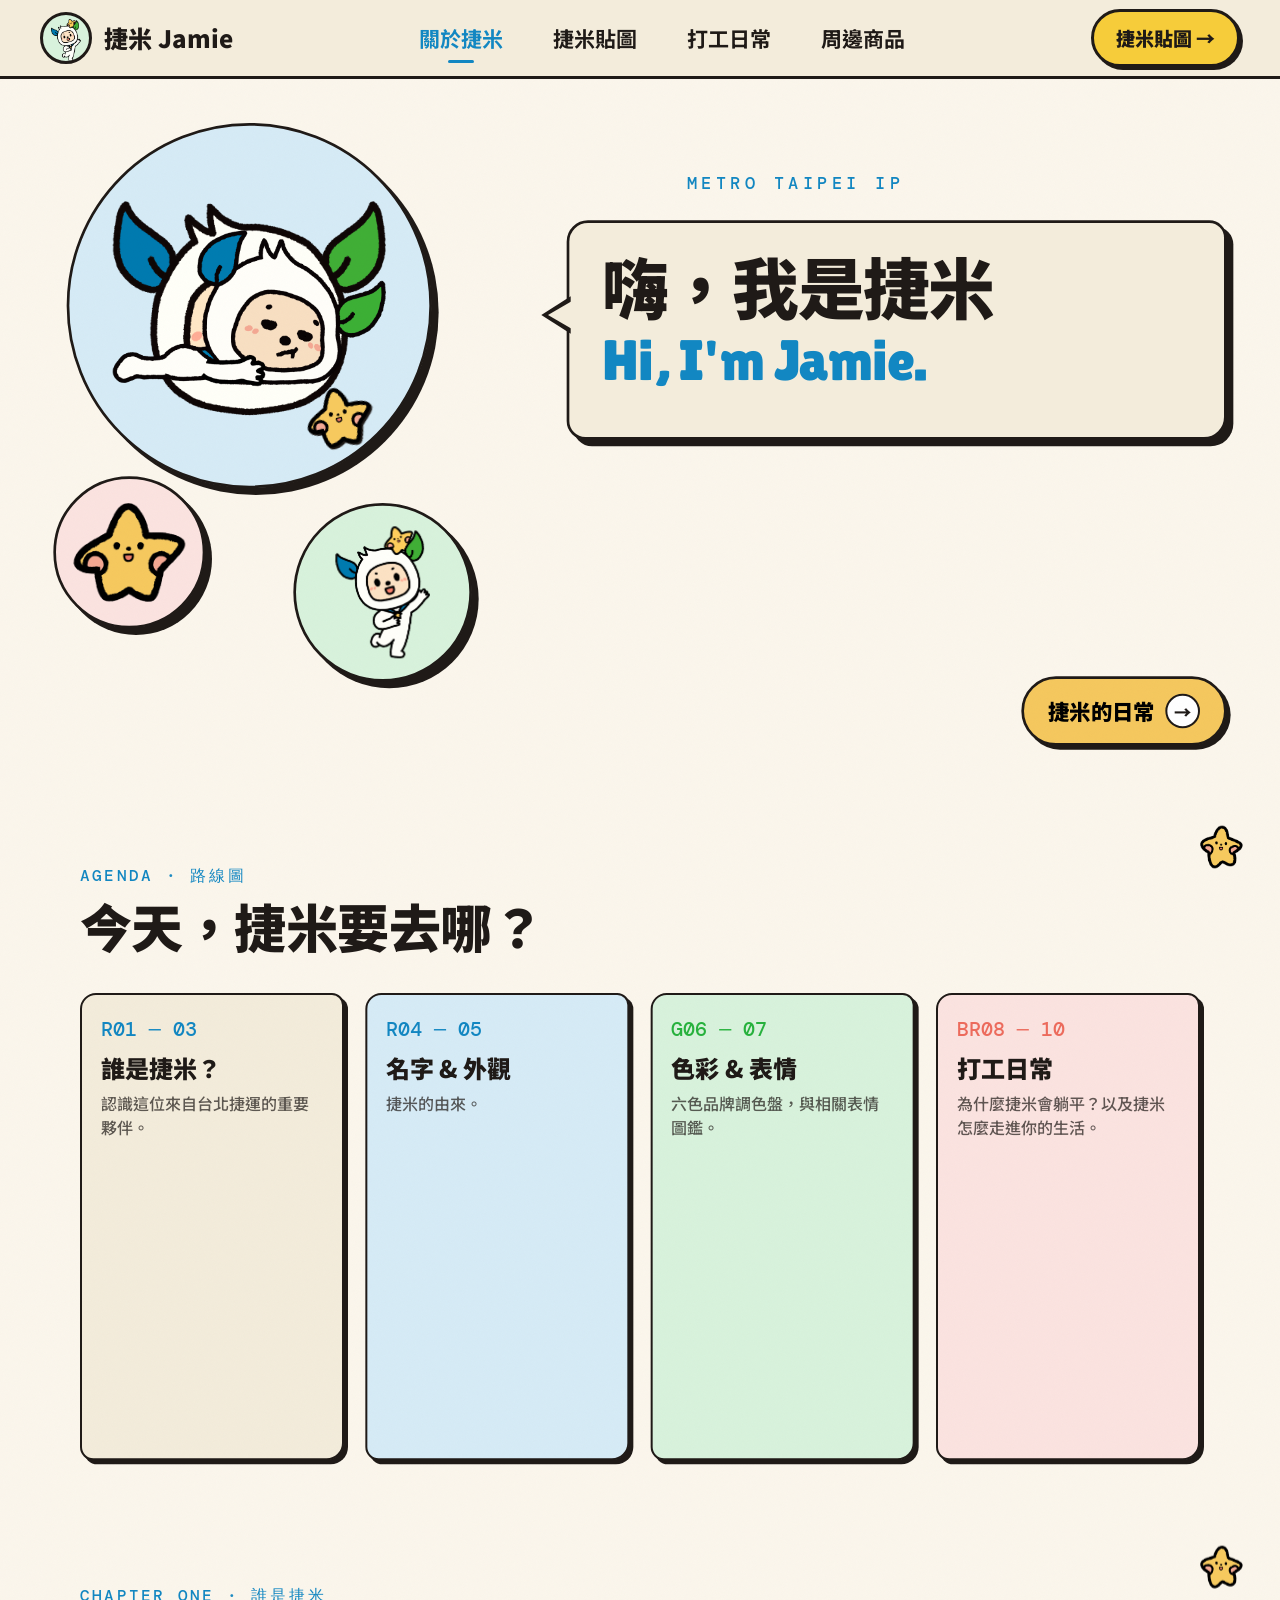
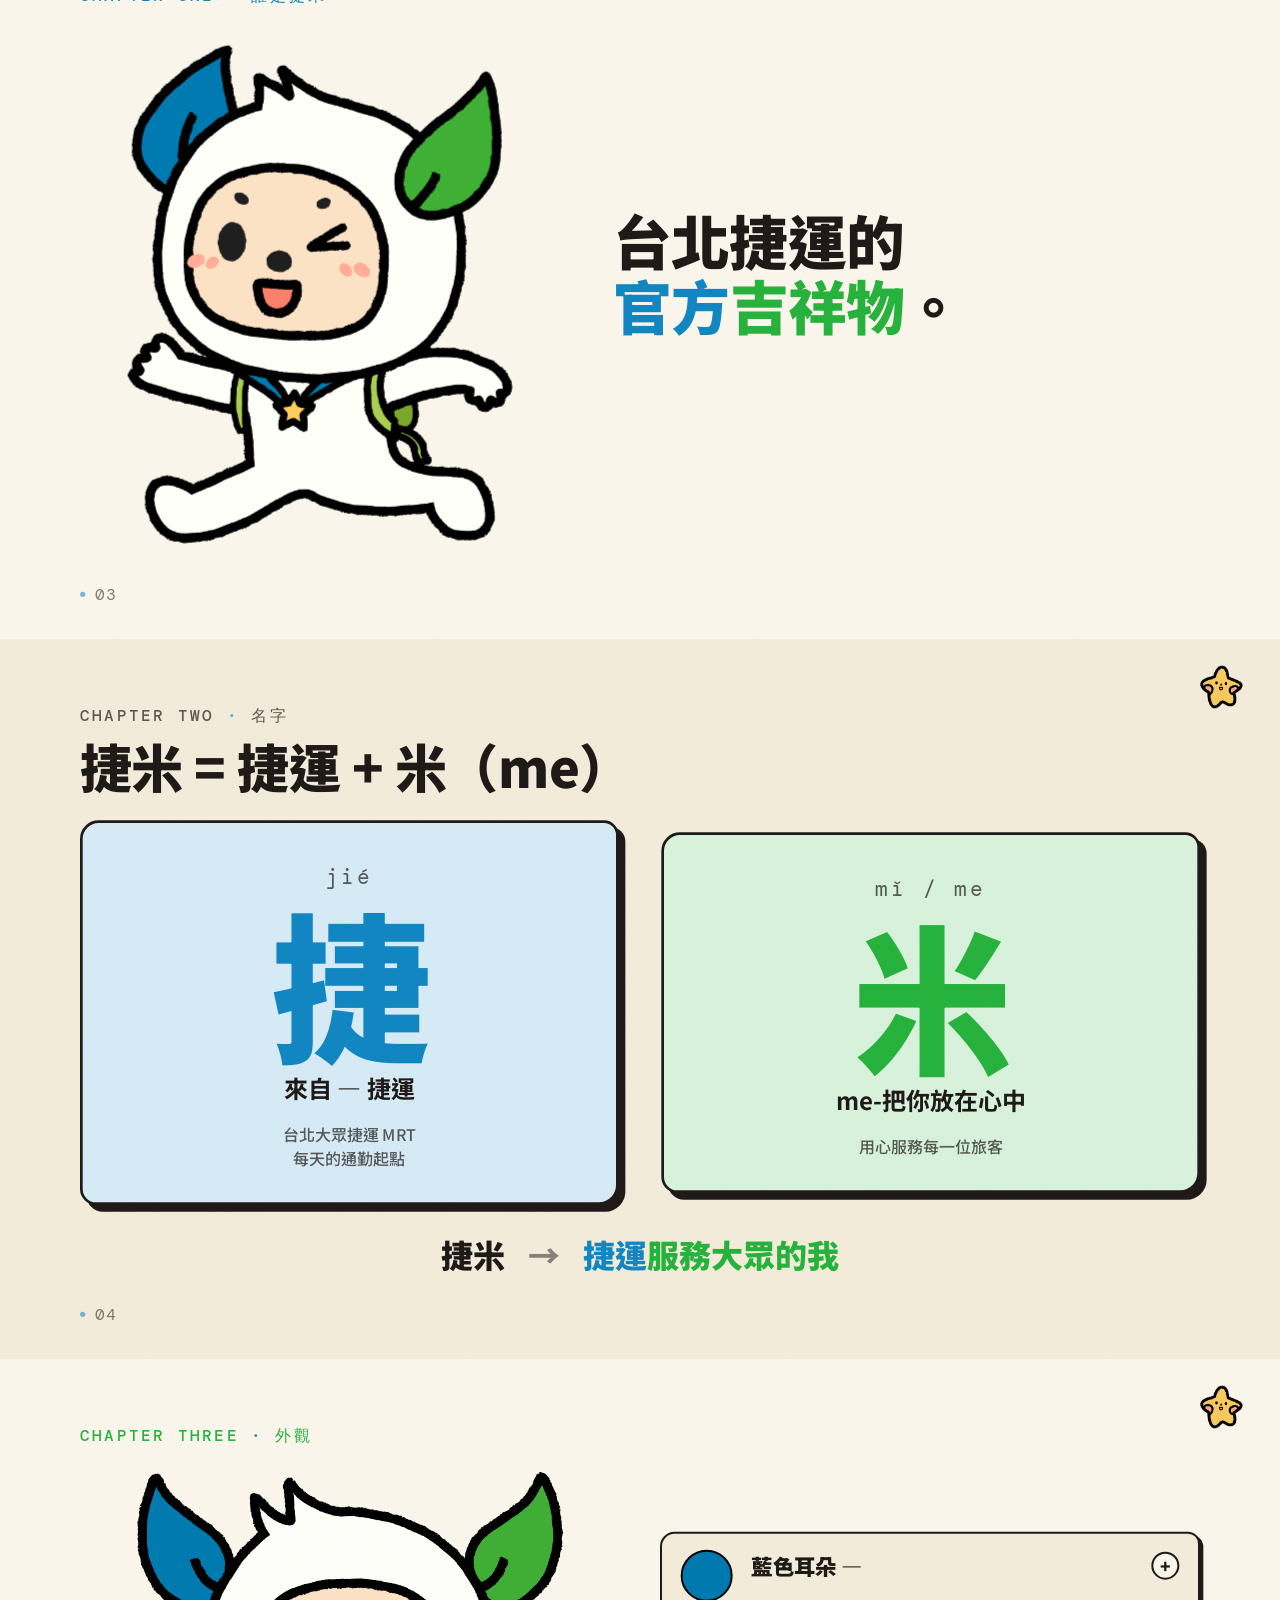
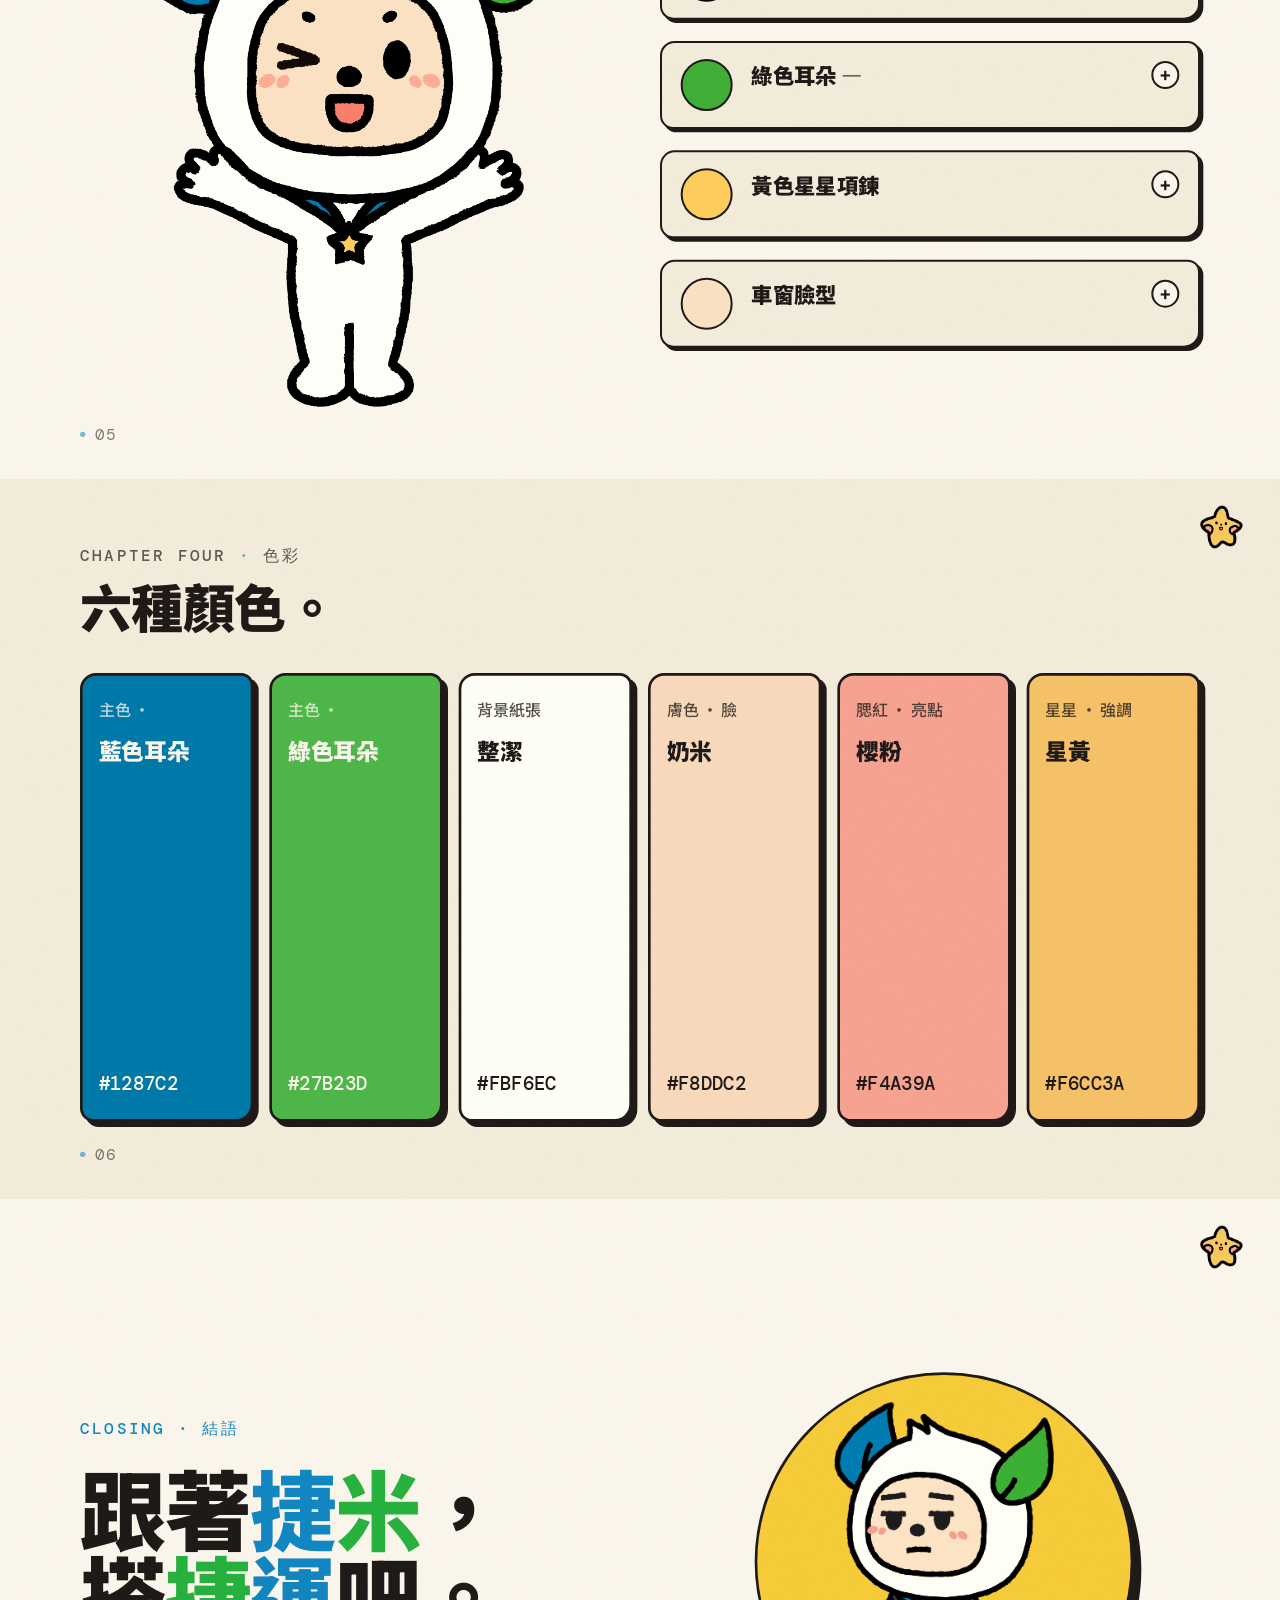
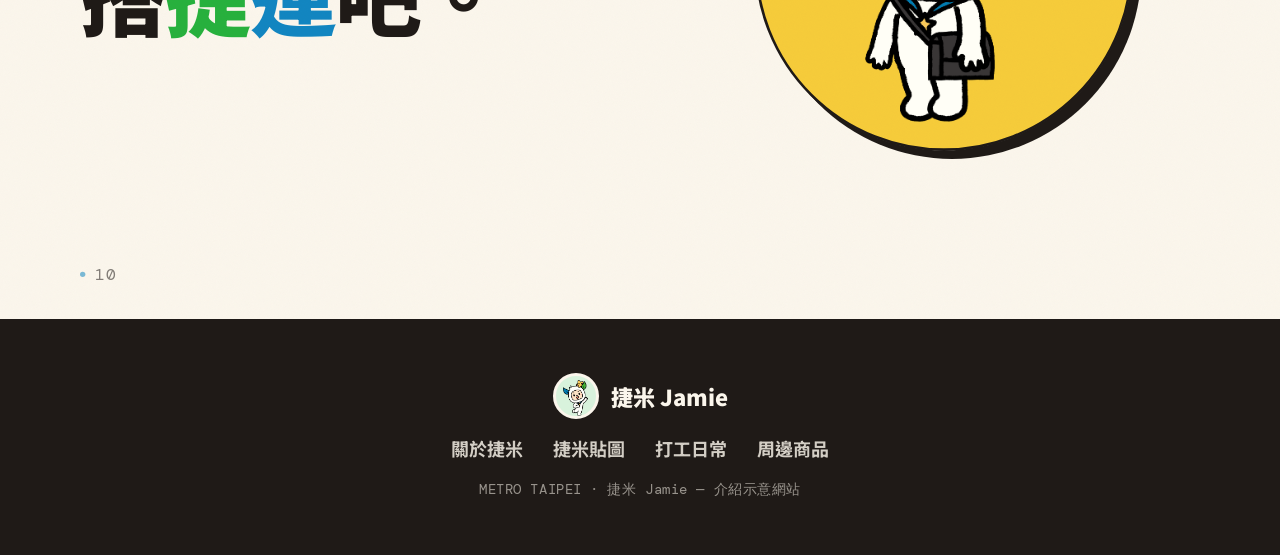
<file: index.html>
<!DOCTYPE html>
<html lang="zh-TW">
<head>
<meta charset="UTF-8">
<meta name="viewport" content="width=device-width, initial-scale=1">
<title>捷米 Jamie · 關於捷米</title>
<link rel="stylesheet" href="colors_and_type.css?v=20260610">
<link rel="stylesheet" href="css/style.css?v=20260610">
<link rel="stylesheet" href="css/responsive.css?v=20260611">
</head>
<body>
<header class="site-nav">
  <a class="site-brand" href="index.html">
    <span class="brand-dot"><img src="assets/characters/jamie-hello-d3.png" alt=""></span>
    <span>捷米 Jamie</span>
  </a>
  <nav class="site-links">
    <a href="index.html" class="active">關於捷米</a>
    <a href="expressions/index.html">捷米貼圖</a>
    <a href="work-life/index.html">打工日常</a>
    <a href="merch/index.html">周邊商品</a>
  </nav>
  <a class="site-cta" href="expressions/index.html">捷米貼圖 →</a>
</header>
<main class="onepage">
<section class="page" id="sec-01">
      <div class="stage">
    <div class="slide cover grain">



      <!-- Main split -->
      <div class="cover-grid">

        <!-- Left — three circles cluster -->
        <div class="circles">
          <div class="circle c1">
            <img src="assets/characters/jamie-esg-face.png" alt="捷米 face" class="cycle cycle-a">
            <img src="assets/characters/jamie-lying-work.png" alt="捷米 lying" class="cycle cycle-b">
            <img class="jamie-holds" src="assets/characters/wawa-star-cheer.png" alt="">
          </div>
          <!-- single WAWA sparkle inside the blue circle -->

          <div class="circle c2">
            <img src="assets/characters/wawa-star-cheer.png" alt="星星 wawa">
          </div>
          <div class="circle c3">
            <img src="assets/characters/jamie-hello-d3.png" alt="捷米 hello">
          </div>

        </div>

        <!-- Right — title block + CTA -->
        <div class="cover-right">
          <div class="cover-eyebrow">METRO TAIPEI IP</div>

          <div class="title-card">
            <div class="zh" style="font-size: 100px">嗨，我是捷米</div>
            <div class="en" style="font-size: 85px; line-height: 1; margin: 20px 0px 0px; border-width: 0px; border-style: solid">Hi, I'm Jamie.</div>
            <div class="desc" style="font-size: 25px">
</div>
          </div>

          <div class="cta-row">
            <button type="button" class="cta-btn" style="background-color: rgb(245, 200, 94); color: rgb(0, 0, 0)" onclick="this.classList.remove('pop'); void this.offsetWidth; this.classList.add('pop'); setTimeout(function(){ var t=document.getElementById('sec-03'); if(t) t.scrollIntoView({behavior:'smooth'}); }, 360);">
              <span class="cta-label">捷米的日常</span>
              <span class="arrow" style="background-color: rgb(255, 255, 255)">→</span>
            </button>
          </div>
        </div>
      </div>
    </div>
    </div>
  </section>
<section class="page" id="sec-02">
      <div class="stage">
    <div class="slide grain">
      <div class="head-block">
        <span class="eyebrow">AGENDA <span style="color: #1e8cc3;">·</span> 路線圖</span>
        <h1 class="title">今天，捷米要去哪？</h1>
      </div>

      <div class="agenda-grid">
        <div class="agenda-item">
          <span class="agenda-num">R01 ─ 03</span>
          <div class="agenda-title">誰是捷米？</div>
          <div class="agenda-desc">認識這位來自台北捷運的重要夥伴。</div>
        </div>
        <div class="agenda-item" style="background: var(--leaf-blue-wash);">
          <span class="agenda-num" style="color: var(--leaf-blue);">R04 ─ 05</span>
          <div class="agenda-title">名字 &amp; 外觀</div>
          <div class="agenda-desc">捷米的由來。</div>
        </div>
        <div class="agenda-item" style="background: var(--leaf-green-wash);">
          <span class="agenda-num" style="color: var(--leaf-green);">G06 ─ 07</span>
          <div class="agenda-title">色彩 &amp; 表情</div>
          <div class="agenda-desc">六色品牌調色盤，與相關表情圖鑑。</div>
        </div>
        <div class="agenda-item" style="background: var(--blush-wash);">
          <span class="agenda-num" style="color: var(--mouth);">BR08 ─ 10</span>
          <div class="agenda-title">打工日常</div>
          <div class="agenda-desc">為什麼捷米會躺平？以及捷米怎麼走進你的生活。</div>
        </div>
      </div>
    </div>
    </div>
  </section>
<section class="page" id="sec-03">
      <div class="stage">
    <div class="slide grain">
      <div class="head-block">
        <span class="eyebrow">CHAPTER ONE <span style="color: #1e8cc3;">·</span> 誰是捷米</span>
      </div>
      <div class="who-grid">
        <div class="who-img-wrap walk">
          <img src="assets/characters/jamie-travel2.png" alt="Jamie walking" class="frame-a" />
          <img src="assets/characters/jamie-running.png" alt="" class="frame-b" />
        </div>
        <div class="who-text">
          <div class="who-quote">
            <span class="flip d1">台北捷運的</span><br>
            <span class="blue flip d2">官方</span><span class="green flip d3">吉祥物</span>。
          </div>
          <p class="who-body" style="margin: 32px 0px 5px;"></p>
        </div>
      </div>
      <div class="page-num"><span class="dot"></span>03 </div>
    </div>
    </div>
  </section>
<section class="page" id="sec-04">
      <div class="stage">
    <div class="slide bg-paper2 grain">
      <div class="head-block">
        <span class="eyebrow ink">CHAPTER TWO <span style="color: #1e8cc3;">·</span> 名字</span>
        <h1 class="title" style="">捷米 = 捷運 + 米（me）</h1>
      </div>

      <div class="name-grid">
        <div class="char-card blue">
          <div class="char-pron">jié</div>
          <div class="big-char" style="color: var(--leaf-blue);">捷</div>
          <div class="char-meaning">來自 — 捷運</div>
          <div class="char-from">台北大眾捷運 MRT<br>每天的通勤起點</div>
        </div>

        <div class="char-card green">
          <div class="char-pron">mǐ / me</div>
          <div class="big-char" style="color: var(--leaf-green);">米</div>
          <div class="char-meaning" style="">me-把你放在心中</div>
          <div class="char-from" style="">用心服務每一位旅客</div>
        </div>
      </div>

      <div class="name-result" style="">
        捷米 <span class="arrow">→</span> <span style="color: var(--leaf-blue);">捷運</span><span style="color: var(--leaf-green);">服務大眾的我</span>
      </div>
      <div class="page-num"><span class="dot"></span>04 </div>
    </div>
    </div>
  </section>
<section class="page" id="sec-05">
      <div class="stage">
    <div class="slide grain">
      <div class="head-block">
        <span class="eyebrow green">CHAPTER THREE <span style="color: #1e8cc3;">·</span> 外觀</span>
        <h1 class="title"></h1>
      </div>

      <div class="anatomy-grid">
        <div class="anatomy-img-wrap">
          <div class="anatomy-img-box">
            <img src="assets/characters/jamie-wink-cheer.png" alt="Jamie anatomy">
            <span class="mark mark-blue"    data-mark="blue"><img src="assets/characters/jamie-leaf-blue.png"  alt=""></span>
            <span class="mark mark-green"   data-mark="green"><img src="assets/characters/jamie-leaf-green.png" alt=""></span>
            <span class="mark mark-star"    data-mark="star"><img src="assets/characters/jamie-star.png"        alt=""></span>
            <span class="mark mark-face" data-mark="face"><img src="assets/characters/jamie-face.png" alt=""></span>
          </div>
        </div>

        <div class="anatomy-list">
          <div class="anatomy-row" data-target="blue">
            <div class="anatomy-swatch" style="background: var(--leaf-blue); color: var(--leaf-blue); border-color: rgb(0, 0, 0); background-color: rgb(0, 121, 175)"></div>
            <div class="swatch-content">
              <span class="name">藍色耳朵 — </span>
              <span class="desc">象徵捷運的準扁、效率與安全。</span>
            </div>
          </div>
          <div class="anatomy-row" data-target="green">
            <div class="anatomy-swatch" style="background: var(--leaf-green); color: var(--leaf-green); background-color: rgb(64, 175, 54)"></div>
            <div class="swatch-content">
              <span class="name">綠色耳朵 — </span>
              <span class="desc">象徵城市生活的美好、幸福感ESG永續發展的內涵。</span>
            </div>
          </div>
          <div class="anatomy-row" data-target="star">
            <div class="anatomy-swatch" style="background: var(--star); color: var(--star); background-color: rgb(254, 205, 92)"></div>
            <div class="swatch-content">
              <span class="name">黃色星星項鍊</span>
              <span class="desc">星星徽章是可愛的小夥伴WAWA，幸福能量來源。</span>
            </div>
          </div>
          <div class="anatomy-row" data-target="face">
            <div class="anatomy-swatch" style="background: var(--ink); color: var(--ink); background-color: rgb(251, 225, 195)"></div>
            <div class="swatch-content">
              <span class="name" style="color: var(--ink);">車窗臉型</span>
              <span class="desc">從捷運的窗戶視角看大台北地區的風景人文。</span>
            </div>
          </div>
        </div>
      </div>
      <div class="page-num"><span class="dot"></span>05 </div>
    </div>
    </div>
  </section>
<section class="page" id="sec-06">
      <div class="stage">
    <div class="slide bg-paper2 grain">
      <div class="head-block">
        <span class="eyebrow ink">CHAPTER FOUR <span style="color: #1e8cc3;">·</span> 色彩</span>
        <h1 class="title">六種顏色。</h1>
      </div>

      <div class="color-row">
        <div class="color-tile" style="background: var(--leaf-blue); color: var(--paper); background-color: rgb(0, 121, 169)">
          <span class="role">主色 · </span>
          <span class="name-zh">藍色耳朵</span>
          <span class="hex">#1287C2</span>
        </div>
        <div class="color-tile" style="background: var(--leaf-green); color: var(--paper); background-color: rgb(78, 183, 73)">
          <span class="role">主色 · </span>
          <span class="name-zh">綠色耳朵</span>
          <span class="hex">#27B23D</span>
        </div>
        <div class="color-tile" style="background: var(--paper); background-color: rgb(254, 254, 247)">
          <span class="role">背景紙張</span>
          <span class="name-zh">整潔</span>
          <span class="hex">#FBF6EC</span>
        </div>
        <div class="color-tile" style="background: var(--skin); background-color: rgb(248, 217, 188)">
          <span class="role">膚色 · 臉</span>
          <span class="name-zh">奶米</span>
          <span class="hex">#F8DDC2</span>
        </div>
        <div class="color-tile" style="background: var(--blush); background-color: rgb(246, 163, 145)">
          <span class="role">腮紅 · 亮點</span>
          <span class="name-zh">櫻粉</span>
          <span class="hex">#F4A39A</span>
        </div>
        <div class="color-tile" style="background: var(--star); background-color: rgb(246, 194, 104)">
          <span class="role">星星 · 強調</span>
          <span class="name-zh">星黃</span>
          <span class="hex">#F6CC3A</span>
        </div>
      </div>

      <div style="margin-top: 28px; font-family: var(--font-zh); font-size: 26px; opacity: .65; font-weight: 500;">
</div>
      <div class="page-num"><span class="dot"></span>06 </div>
    </div>
    </div>
  </section>
<section class="page" id="sec-10">
      <div class="stage">
    <div class="slide grain">
      <div class="close-layout">
        <div class="close-text">
          <span class="eyebrow">CLOSING · 結語</span>
          <div class="close-title">
            跟著<span class="blue">捷</span><span class="green">米</span>，<br>
            搭<span class="blue" style="color: rgb(39, 177, 61)">捷</span><span class="green" style="color: rgb(18, 134, 193)">運</span>吧。
          </div>
          <p class="close-sub">
</p>
        </div>
        <div class="close-img-wrap">
          <img src="assets/characters/jamie-deadpan-stand2.png" alt="Jamie pointing" class="float">
        </div>
      </div>
      <div class="page-num"><span class="dot"></span>10 </div>
    </div>
    </div>
  </section>
</main>
<footer class="site-foot">
    <div class="foot-brand"><span class="dot"><img src="assets/characters/jamie-hello-d3.png" alt=""></span><span>捷米 Jamie</span></div>
    <div class="foot-links">
      <a href="index.html">關於捷米</a>
      <a href="expressions/index.html">捷米貼圖</a>
      <a href="work-life/index.html">打工日常</a>
      <a href="merch/index.html">周邊商品</a>
    </div>
    <div class="foot-copy">METRO TAIPEI · 捷米 Jamie — 介紹示意網站</div>
  </footer>
<script src="js/script.js?v=20260610"></script>
</body>
</html>
</file>
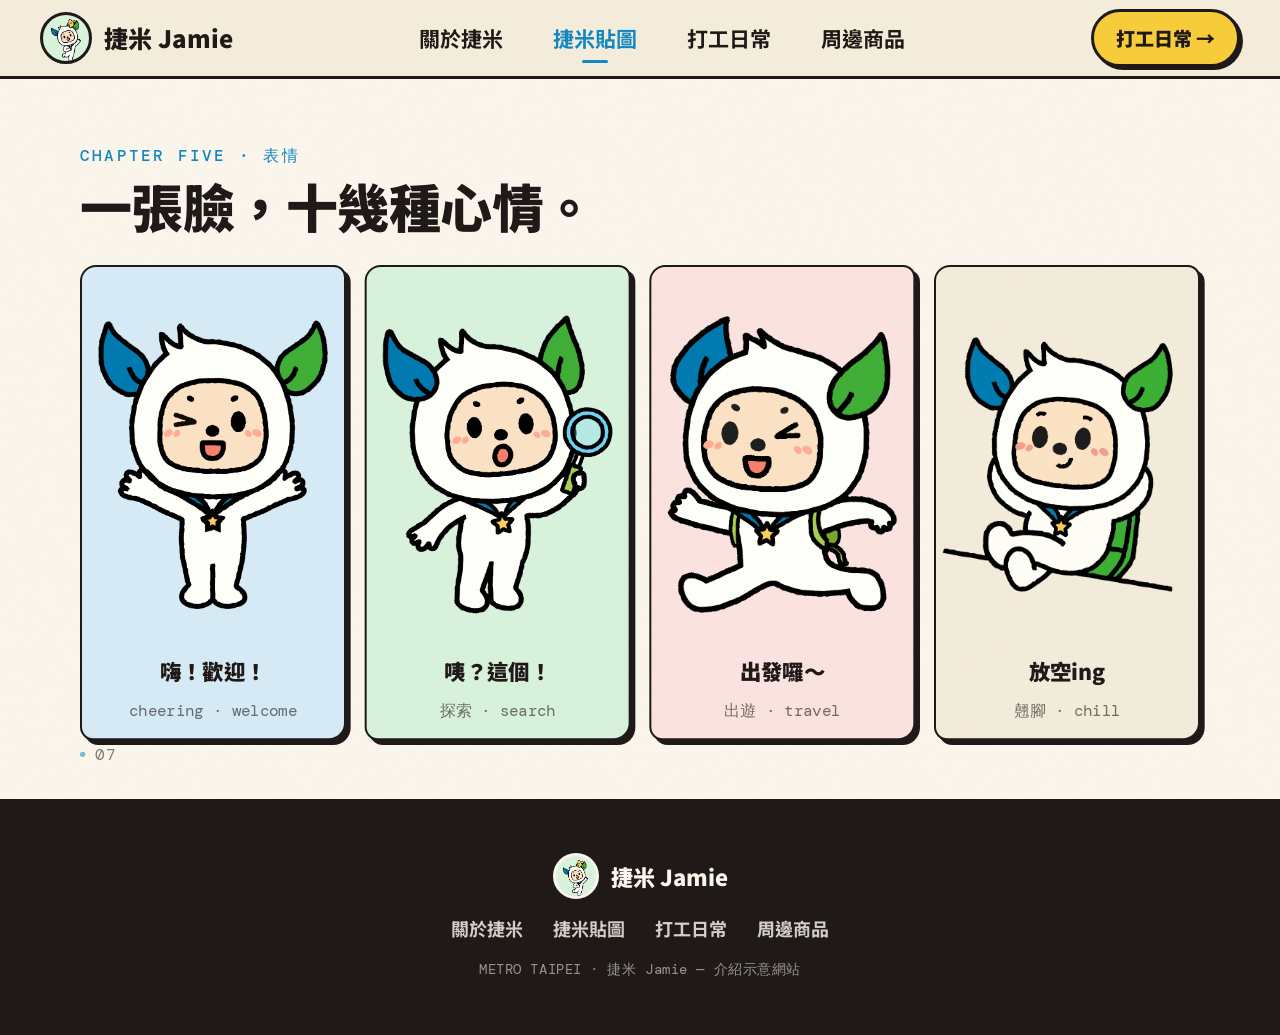
<file: expressions/index.html>
<!DOCTYPE html>
<html lang="zh-TW">
<head>
<meta charset="UTF-8">
<meta name="viewport" content="width=device-width, initial-scale=1">
<title>捷米 Jamie · 捷米貼圖</title>
<link rel="stylesheet" href="../colors_and_type.css?v=20260610">
<link rel="stylesheet" href="style.css?v=20260610">
<link rel="stylesheet" href="../css/responsive.css?v=20260611">
</head>
<body>
<header class="site-nav">
  <a class="site-brand" href="../index.html">
    <span class="brand-dot"><img src="../assets/characters/jamie-hello-d3.png" alt=""></span>
    <span>捷米 Jamie</span>
  </a>
  <nav class="site-links">
    <a href="../index.html">關於捷米</a>
    <a href="../expressions/index.html" class="active">捷米貼圖</a>
    <a href="../work-life/index.html">打工日常</a>
    <a href="../merch/index.html">周邊商品</a>
  </nav>
  <a class="site-cta" href="../work-life/index.html">打工日常 →</a>
</header>
<main class="onepage">
<section class="page" id="sec-07">
      <div class="stage">
    <div class="slide grain">
      <div class="head-block">
        <span class="eyebrow">CHAPTER FIVE <span style="color: #1e8cc3;">·</span> 表情</span>
        <h1 class="title">一張臉，十幾種心情。</h1>
      </div>

      <div class="mood-grid">
        <div class="mood-card b1">
          <div class="img-wrap"><img src="../assets/characters/jamie-wink-cheer.png" alt="cheering"><span class="wave-hi">Hi!</span></div>
          <span class="label-zh">嗨！歡迎！</span>
          <span class="label-en">cheering · welcome</span>
        </div>
        <div class="mood-card b3">
          <div class="img-wrap"><img src="../assets/characters/jamie-magnifier.png" alt="探索"><span class="discover-mark dm1">!</span></div>
          <span class="label-zh">咦？這個！</span>
          <span class="label-en">探索 · search</span>
        </div>
        <div class="mood-card b2">
          <div class="img-wrap">
            <img src="../assets/characters/jamie-running.png" alt="出遊">
            <span class="travel-conf tc1"><svg viewBox="0 0 24 24" fill="currentColor" stroke="#1F1A17" stroke-width="1.5" stroke-linejoin="round"><path d="M12 2l2.9 6.1 6.6.6-5 4.6 1.5 6.6L12 16.6 5.9 19.9l1.5-6.6-5-4.6 6.6-.6z"/></svg></span>
            <span class="travel-conf tc2"><svg viewBox="0 0 24 24" fill="currentColor" stroke="#1F1A17" stroke-width="1.5" stroke-linejoin="round"><circle cx="12" cy="12" r="8"/></svg></span>
            <span class="travel-conf tc3"><svg viewBox="0 0 24 24" fill="currentColor" stroke="#1F1A17" stroke-width="1.5" stroke-linejoin="round"><path d="M2 12c0-3 2-5 5-5 1-3 4-5 7-5s6 2 7 5c3 0 5 2 5 5s-2 5-5 5H7c-3 0-5-2-5-5z"/></svg></span>
            <span class="travel-conf tc4"><svg viewBox="0 0 24 24" fill="currentColor" stroke="#1F1A17" stroke-width="1.5" stroke-linejoin="round"><path d="M12 2l2.9 6.1 6.6.6-5 4.6 1.5 6.6L12 16.6 5.9 19.9l1.5-6.6-5-4.6 6.6-.6z"/></svg></span>
            <span class="travel-conf tc5"><svg viewBox="0 0 24 24" fill="currentColor" stroke="#1F1A17" stroke-width="1.5" stroke-linejoin="round"><path d="M2 16l20-8-9 12-2-4-9 0z"/></svg></span>
          </div>
          <span class="label-zh">出發囉～</span>
          <span class="label-en">出遊 · travel</span>
        </div>
        <div class="mood-card b4">
          <div class="img-wrap">
            <img src="../assets/characters/jamie-sitting.png" alt="翹腳">
            <span class="dream-beach"><span class="beach-text">下班<br>耍廢中…</span><span class="sun"></span><span class="sea"></span><span class="sand"></span><span class="umbrella"></span></span>
          </div>
          <span class="label-zh">放空ing</span>
          <span class="label-en">翹腳 · chill</span>
        </div>
      </div>
      <div class="page-num"><span class="dot"></span>07 </div>
    </div>
    </div>
  </section>
</main>
<footer class="site-foot">
    <div class="foot-brand"><span class="dot"><img src="../assets/characters/jamie-hello-d3.png" alt=""></span><span>捷米 Jamie</span></div>
    <div class="foot-links">
      <a href="../index.html">關於捷米</a>
      <a href="../expressions/index.html">捷米貼圖</a>
      <a href="../work-life/index.html">打工日常</a>
      <a href="../merch/index.html">周邊商品</a>
    </div>
    <div class="foot-copy">METRO TAIPEI · 捷米 Jamie — 介紹示意網站</div>
  </footer>
<script src="script.js?v=20260610"></script>
</body>
</html>
</file>
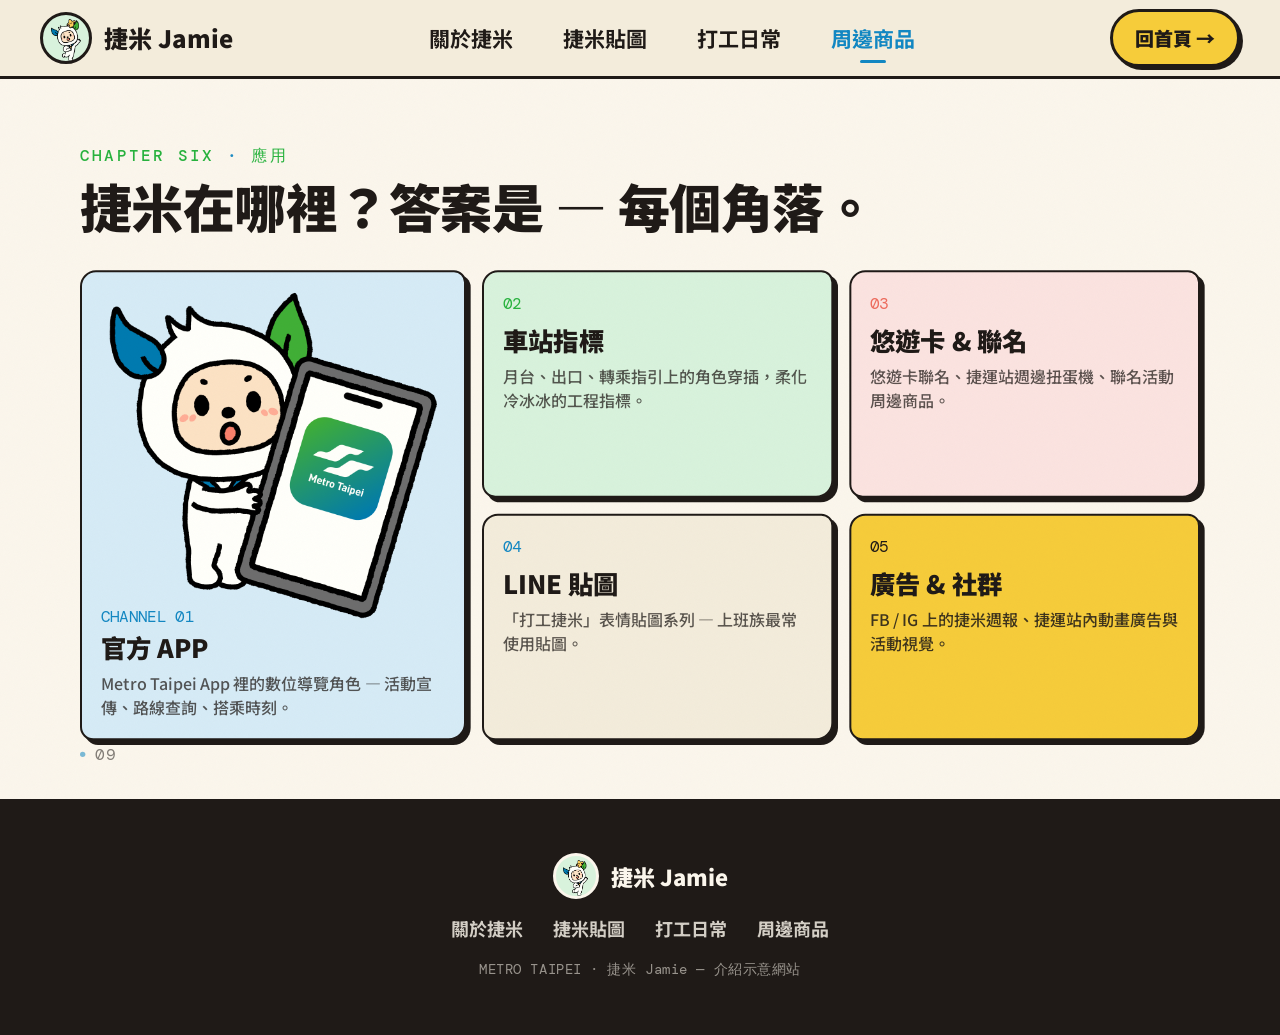
<file: merch/index.html>
<!DOCTYPE html>
<html lang="zh-TW">
<head>
<meta charset="UTF-8">
<meta name="viewport" content="width=device-width, initial-scale=1">
<title>捷米 Jamie · 周邊商品</title>
<link rel="stylesheet" href="../colors_and_type.css?v=20260610">
<link rel="stylesheet" href="style.css?v=20260610">
<link rel="stylesheet" href="../css/responsive.css?v=20260611">
</head>
<body>
<header class="site-nav">
  <a class="site-brand" href="../index.html">
    <span class="brand-dot"><img src="../assets/characters/jamie-hello-d3.png" alt=""></span>
    <span>捷米 Jamie</span>
  </a>
  <nav class="site-links">
    <a href="../index.html">關於捷米</a>
    <a href="../expressions/index.html">捷米貼圖</a>
    <a href="../work-life/index.html">打工日常</a>
    <a href="../merch/index.html" class="active">周邊商品</a>
  </nav>
  <a class="site-cta" href="../index.html">回首頁 →</a>
</header>
<main class="onepage">
<section class="page" id="sec-09">
      <div class="stage">
    <div class="slide grain">
      <div class="head-block">
        <span class="eyebrow green">CHAPTER SIX <span style="color: #1e8cc3;">·</span> 應用</span>
        <h1 class="title">捷米在哪裡？答案是 — 每個角落。</h1>
      </div>

      <div class="apps-grid">
        <div class="app-cell big">
          <img src="../assets/characters/jamie-phone-app2.png" alt="app">
          <span class="buzz-wave bw-r"><svg viewBox="0 0 24 24" fill="none" stroke="currentColor" stroke-width="2.4" stroke-linecap="round"><path d="M8 8a8 8 0 0 1 0 8M13 5a13 13 0 0 1 0 14"/></svg></span>
          <span class="buzz-wave bw-l"><svg viewBox="0 0 24 24" fill="none" stroke="currentColor" stroke-width="2.4" stroke-linecap="round"><path d="M8 8a8 8 0 0 1 0 8M13 5a13 13 0 0 1 0 14"/></svg></span>
          <div style="width:100%;">
            <span class="num">CHANNEL 01</span>
            <div class="h">官方 APP</div>
            <div class="d">Metro Taipei App 裡的數位導覽角色 — 活動宣傳、路線查詢、搭乘時刻。</div>
          </div>
        </div>
        <div class="app-cell app2">
          <span class="num" style="color: var(--leaf-green);">02</span>
          <div class="h">車站指標</div>
          <div class="d">月台、出口、轉乘指引上的角色穿插，柔化冷冰冰的工程指標。</div>
        </div>
        <div class="app-cell app3">
          <span class="num" style="color: var(--mouth);">03</span>
          <div class="h">悠遊卡 &amp; 聯名</div>
          <div class="d">悠遊卡聯名、捷運站週邊扭蛋機、聯名活動周邊商品。</div>
        </div>
        <div class="app-cell app4">
          <span class="num" style="color: var(--leaf-blue);">04</span>
          <div class="h">LINE 貼圖</div>
          <div class="d">「打工捷米」表情貼圖系列 — 上班族最常使用貼圖。</div>
        </div>
        <div class="app-cell app5">
          <span class="num" style="color: var(--ink);">05</span>
          <div class="h">廣告 &amp; 社群</div>
          <div class="d">FB / IG 上的捷米週報、捷運站內動畫廣告與活動視覺。</div>
        </div>
      </div>
      <div class="page-num"><span class="dot"></span>09 </div>
    </div>
    </div>
  </section>
</main>
<footer class="site-foot">
    <div class="foot-brand"><span class="dot"><img src="../assets/characters/jamie-hello-d3.png" alt=""></span><span>捷米 Jamie</span></div>
    <div class="foot-links">
      <a href="../index.html">關於捷米</a>
      <a href="../expressions/index.html">捷米貼圖</a>
      <a href="../work-life/index.html">打工日常</a>
      <a href="../merch/index.html">周邊商品</a>
    </div>
    <div class="foot-copy">METRO TAIPEI · 捷米 Jamie — 介紹示意網站</div>
  </footer>
<script src="script.js?v=20260610"></script>
</body>
</html>
</file>
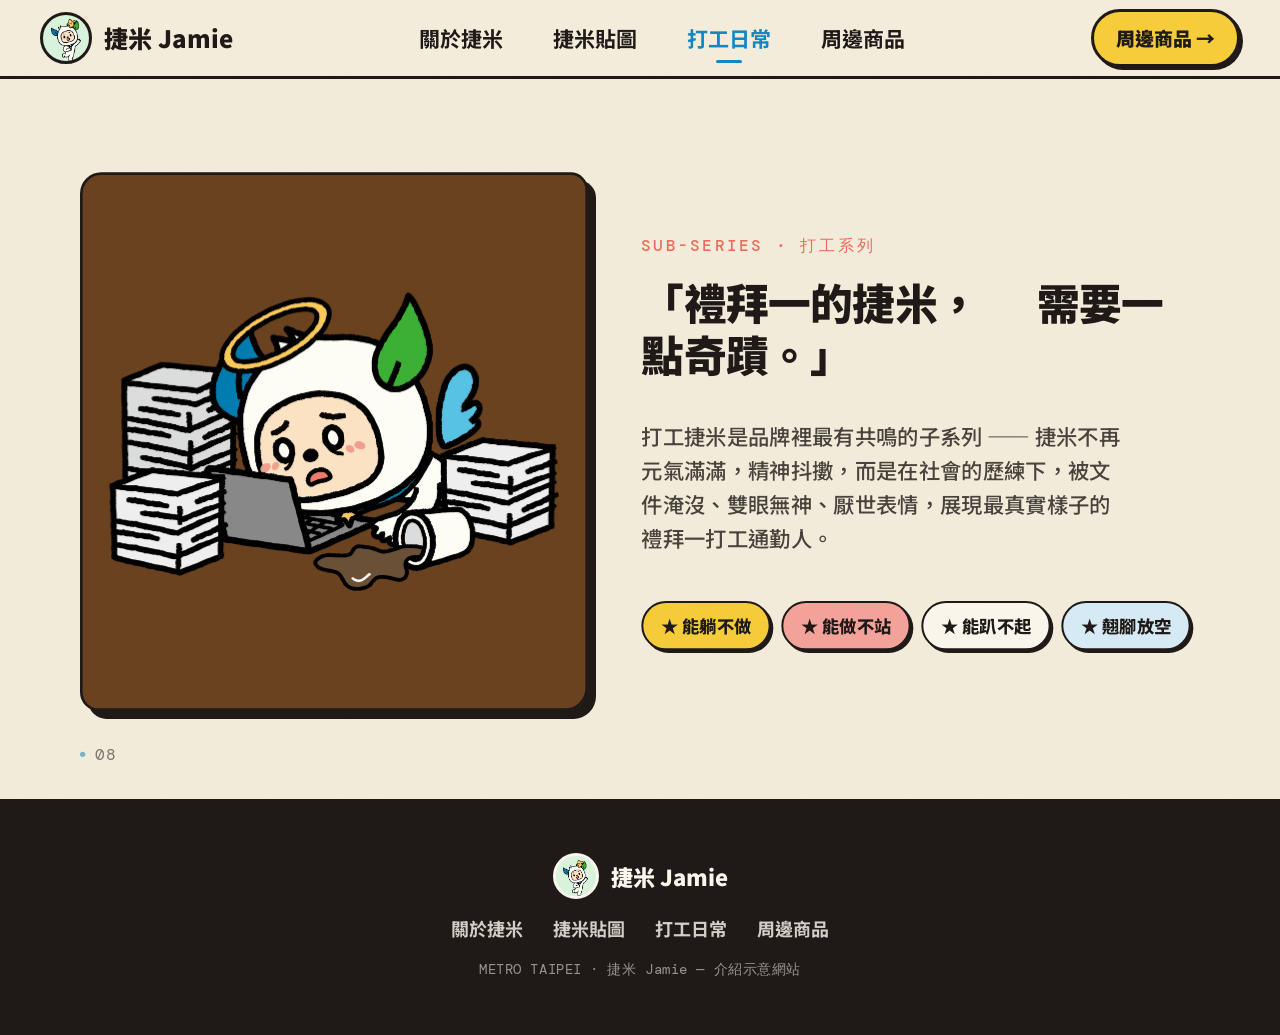
<file: work-life/index.html>
<!DOCTYPE html>
<html lang="zh-TW">
<head>
<meta charset="UTF-8">
<meta name="viewport" content="width=device-width, initial-scale=1">
<title>捷米 Jamie · 打工日常</title>
<link rel="stylesheet" href="../colors_and_type.css?v=20260610">
<link rel="stylesheet" href="style.css?v=20260610">
<link rel="stylesheet" href="../css/responsive.css?v=20260611">
</head>
<body>
<header class="site-nav">
  <a class="site-brand" href="../index.html">
    <span class="brand-dot"><img src="../assets/characters/jamie-hello-d3.png" alt=""></span>
    <span>捷米 Jamie</span>
  </a>
  <nav class="site-links">
    <a href="../index.html">關於捷米</a>
    <a href="../expressions/index.html">捷米貼圖</a>
    <a href="../work-life/index.html" class="active">打工日常</a>
    <a href="../merch/index.html">周邊商品</a>
  </nav>
  <a class="site-cta" href="../merch/index.html">周邊商品 →</a>
</header>
<main class="onepage">
<section class="page" id="sec-08">
      <div class="stage">
    <div class="slide bg-paper2 grain">
      <div class="work-layout">
        <div class="work-img-wrap">
          <img src="../assets/characters/jamie-piles.png" alt="overwhelmed">
          <span class="work-soul"><svg viewBox="0 0 60 74" fill="rgba(255,255,255,0.78)" stroke="rgba(255,255,255,0.55)" stroke-width="1.5"><path d="M30 4C17 4 9 13 9 26c0 7 2 11 2 18 0 5-3 7-3 12 0 4 4 6 8 4 3-1.5 4-1.5 7 0 3 1.5 6 1.5 9 0 3-1.5 4-1.5 7 0 4 2 8 0 8-4 0-5-3-7-3-12 0-7 2-11 2-18C51 13 43 4 30 4z"/><circle cx="23" cy="27" r="3.2" fill="rgba(40,40,50,0.5)" stroke="none"/><circle cx="37" cy="27" r="3.2" fill="rgba(40,40,50,0.5)" stroke="none"/><path d="M25 37c2 2.4 8 2.4 10 0" fill="none" stroke="rgba(40,40,50,0.5)" stroke-width="2" stroke-linecap="round"/></svg></span>
          <span class="work-soul2"><svg viewBox="0 0 60 74" fill="rgba(255,255,255,0.5)" stroke="none"><path d="M30 4C17 4 9 13 9 26c0 7 2 11 2 18 0 5-3 7-3 12 0 4 4 6 8 4 3-1.5 4-1.5 7 0 3 1.5 6 1.5 9 0 3-1.5 4-1.5 7 0 4 2 8 0 8-4 0-5-3-7-3-12 0-7 2-11 2-18C51 13 43 4 30 4z"/></svg></span>
        </div>
        <div class="work-text">
          <span class="eyebrow" style="color: var(--mouth);">SUB-SERIES · 打工系列</span>
          <div class="work-quote">「禮拜一的捷米，
     需要一點奇蹟。」</div>
          <p class="body" style="max-width: 720px; opacity: .8;">打工捷米是品牌裡最有共鳴的子系列 —— 捷米不再元氣滿滿，精神抖擻，而是在社會的歷練下，被文件淹沒、雙眼無神、厭世表情，展現最真實樣子的禮拜一打工通勤人。</p>
          <div class="work-stickers">
            <span class="work-sticker b1">★ 能躺不做</span>
            <span class="work-sticker b2">★ 能做不站</span>
            <span class="work-sticker">★ 能趴不起</span>
            <span class="work-sticker b3">★ 翹腳放空</span>
          </div>
        </div>
      </div>
      <div class="page-num"><span class="dot"></span>08 </div>
    </div>
    </div>
  </section>
</main>
<footer class="site-foot">
    <div class="foot-brand"><span class="dot"><img src="../assets/characters/jamie-hello-d3.png" alt=""></span><span>捷米 Jamie</span></div>
    <div class="foot-links">
      <a href="../index.html">關於捷米</a>
      <a href="../expressions/index.html">捷米貼圖</a>
      <a href="../work-life/index.html">打工日常</a>
      <a href="../merch/index.html">周邊商品</a>
    </div>
    <div class="foot-copy">METRO TAIPEI · 捷米 Jamie — 介紹示意網站</div>
  </footer>
<script src="script.js?v=20260610"></script>
</body>
</html>
</file>
<file: colors_and_type.css>
/* ============================================================
   捷米 Jamie — colors_and_type.css
   The source-of-truth for tokens. Import wherever you draw.
   ============================================================ */

/* --- Fonts (Google Fonts CDN substitutions — see README) --- */
@import url('https://fonts.googleapis.com/css2?family=Noto+Sans+TC:wght@400;500;700;900&family=Nunito:wght@400;600;700;800;900&family=Lilita+One&family=DM+Mono:wght@400;500&display=swap');

:root {
  /* ---- Brand fills (sampled from Jamie illustrations) ---- */
  --ink:         #1F1A17;   /* warm black outline */
  --ink-soft:    #2B2521;   /* slightly lighter ink for secondary borders */
  --paper:       #FBF6EC;   /* default warm off-white background */
  --paper-2:     #F3ECDB;   /* second paper, for cards */
  --paper-3:     #E8DFC8;   /* third tier — section dividers */
  --skin:        #F8DDC2;   /* Jamie's face fill */

  --leaf-blue:   #1287C2;   /* primary — water / blue line */
  --leaf-blue-2: #0E6FA1;   /* hover darker */
  --leaf-blue-wash: #D6EBF6; /* tint background */

  --leaf-green:  #27B23D;   /* primary — nature / green line */
  --leaf-green-2:#1E9430;
  --leaf-green-wash: #D8F2DC;

  --blush:       #F4A39A;   /* cheek blush — soft highlight */
  --blush-2:     #ED8278;
  --blush-wash:  #FBE3E0;

  --star:        #F6CC3A;   /* pendant star — highlight only */
  --star-2:      #E0B423;

  --mouth:       #ED6B5C;   /* coral tongue — live/warning */
  --dirt:        #6B4220;   /* 打工系列 sub-brand only */

  /* ---- Semantic foreground / background ---- */
  --fg1: var(--ink);
  --fg2: rgba(31, 26, 23, 0.72);
  --fg3: rgba(31, 26, 23, 0.50);
  --fg-on-dark: var(--paper);

  --bg1: var(--paper);
  --bg2: var(--paper-2);
  --bg3: var(--paper-3);

  --border:  var(--ink);
  --border-2: rgba(31, 26, 23, 0.20);

  /* ---- Type families ---- */
  --font-display: "Lilita One", "Noto Sans TC", system-ui, sans-serif;
  --font-body:    "Nunito", "Noto Sans TC", system-ui, sans-serif;
  --font-zh:      "Noto Sans TC", "PingFang TC", "Microsoft JhengHei", sans-serif;
  --font-mono:    "DM Mono", ui-monospace, monospace;

  /* ---- Type scale (semantic) ---- */
  --t-display-size: clamp(48px, 7vw, 96px);
  --t-h1-size: clamp(32px, 4.5vw, 48px);
  --t-h2-size: 28px;
  --t-h3-size: 20px;
  --t-body-size: 16px;
  --t-small-size: 13px;

  /* ---- Radii (asymmetric for that hand-drawn feel) ---- */
  --r-sm: 10px;
  --r-md: 18px;
  --r-lg: 24px;
  --r-pill: 999px;
  --r-wobble: 28px 22px 30px 24px; /* hero cards */

  /* ---- Sticker shadows (chunky, no blur) ---- */
  --shadow-sticker:    4px 4px 0 0 var(--ink);
  --shadow-sticker-hi: 6px 6px 0 0 var(--ink);
  --shadow-sticker-lo: 2px 2px 0 0 var(--ink);
  --shadow-soft:       0 6px 16px rgba(31, 26, 23, 0.08);

  /* ---- Borders ---- */
  --bw: 2.5px;             /* default ink border weight */
  --bw-hi: 3.5px;          /* hero / focus border */

  /* ---- Spacing scale (multiples of 4) ---- */
  --s-1: 4px;
  --s-2: 8px;
  --s-3: 12px;
  --s-4: 16px;
  --s-5: 24px;
  --s-6: 32px;
  --s-7: 48px;
  --s-8: 64px;
  --s-9: 96px;

  /* ---- Motion ---- */
  --ease-bounce: cubic-bezier(0.34, 1.56, 0.64, 1);
  --ease-out:    cubic-bezier(0.2, 0.7, 0.3, 1);
  --dur-1: 120ms;
  --dur-2: 240ms;
  --dur-3: 420ms;
}

/* ============================================================
   Base + semantic type classes
   ============================================================ */

html, body {
  background: var(--bg1);
  color: var(--fg1);
  font-family: var(--font-body);
  font-size: var(--t-body-size);
  line-height: 1.55;
  -webkit-font-smoothing: antialiased;
  text-rendering: optimizeLegibility;
}

.t-display {
  font-family: var(--font-display);
  font-size: var(--t-display-size);
  line-height: 1.0;
  letter-spacing: -0.02em;
  color: var(--fg1);
}

.t-h1, h1 {
  font-family: var(--font-display);
  font-size: var(--t-h1-size);
  line-height: 1.1;
  letter-spacing: -0.01em;
  font-weight: 400;
  color: var(--fg1);
  margin: 0;
}

.t-h2, h2 {
  font-family: var(--font-body);
  font-size: var(--t-h2-size);
  font-weight: 900;
  line-height: 1.2;
  color: var(--fg1);
  margin: 0;
}

.t-h3, h3 {
  font-family: var(--font-body);
  font-size: var(--t-h3-size);
  font-weight: 800;
  line-height: 1.3;
  color: var(--fg1);
  margin: 0;
}

.t-body, p {
  font-family: var(--font-body);
  font-size: var(--t-body-size);
  line-height: 1.6;
  color: var(--fg1);
}

.t-small {
  font-size: var(--t-small-size);
  color: var(--fg2);
}

.t-mono {
  font-family: var(--font-mono);
  font-size: 14px;
  letter-spacing: 0.05em;
}

.t-zh { font-family: var(--font-zh); }

/* ============================================================
   Utility motifs
   ============================================================ */

.paper-grain {
  position: relative;
}
.paper-grain::after {
  content: "";
  position: absolute; inset: 0;
  pointer-events: none;
  background-image: url("data:image/svg+xml;utf8,<svg xmlns='http://www.w3.org/2000/svg' width='160' height='160'><filter id='n'><feTurbulence type='fractalNoise' baseFrequency='0.85' numOctaves='2' stitchTiles='stitch'/></filter><rect width='100%25' height='100%25' filter='url(%23n)' opacity='0.5'/></svg>");
  opacity: 0.05;
  mix-blend-mode: multiply;
}

.float        { animation: jamieFloat 3.6s ease-in-out infinite; }
.float-slow   { animation: jamieFloat 5.2s ease-in-out infinite; }
.float-fast   { animation: jamieFloat 2.6s ease-in-out infinite; }
@keyframes jamieFloat {
  0%, 100% { transform: translateY(0); }
  50%      { transform: translateY(-8px); }
}

.wobble:hover { animation: jamieWobble .6s var(--ease-bounce); }
@keyframes jamieWobble {
  0%   { transform: rotate(0);   }
  25%  { transform: rotate(-3deg) scale(1.04); }
  75%  { transform: rotate(3deg)  scale(1.04); }
  100% { transform: rotate(0);   }
}

/* Sticker card primitive — apply to any div to make it a Jamie card */
.sticker {
  background: var(--paper-2);
  border: var(--bw) solid var(--ink);
  border-radius: var(--r-lg);
  box-shadow: var(--shadow-sticker);
  transition: transform var(--dur-2) var(--ease-bounce),
              box-shadow var(--dur-2) var(--ease-bounce);
}
.sticker:hover {
  transform: translate(-2px, -2px);
  box-shadow: var(--shadow-sticker-hi);
}
.sticker:active {
  transform: translate(2px, 2px);
  box-shadow: var(--shadow-sticker-lo);
  transition-duration: 80ms;
}

/* Pill — for tags, station codes, chips */
.pill {
  display: inline-flex;
  align-items: center;
  gap: 6px;
  height: 32px;
  padding: 0 14px;
  border: var(--bw) solid var(--ink);
  border-radius: var(--r-pill);
  background: var(--paper);
  font-weight: 700;
  font-size: 14px;
  line-height: 1;
}
</file>
<file: css/style.css>
:root {
    /* Deck-specific scale for 1920x1080 */
    --type-hero:     130px;
    --type-title:    78px;
    --type-h1:       64px;
    --type-subtitle: 44px;
    --type-body:     32px;
    --type-small:    26px;
    --type-eyebrow:  24px;

    --pad-top:    96px;
    --pad-bottom: 88px;
    --pad-x:      120px;
    --gap-title:  48px;
    --gap-item:   28px;
  }

  /* ===== Stage background ===== */
  deck-stage { background: #2B2521; }
  section { background: var(--paper); overflow: hidden; }

  /* ===== Re-usable slide chrome ===== */
  .slide {
    position: relative;
    width: 100%; height: 100%;
    padding: var(--pad-top) var(--pad-x) var(--pad-bottom);
    box-sizing: border-box;
    font-family: var(--font-zh);
    color: var(--ink);
    display: flex;
    flex-direction: column;
  }
  .slide.bg-blue   { background: var(--leaf-blue-wash); }
  .slide.bg-green  { background: var(--leaf-green-wash); }
  .slide.bg-blush  { background: var(--blush-wash); }
  .slide.bg-paper2 { background: var(--paper-2); }
  .slide.bg-ink    { background: var(--ink); color: var(--paper); }

  /* paper-grain overlay everywhere */
  .grain::after {
    content: "";
    position: absolute; inset: 0;
    pointer-events: none;
    background-image: url("data:image/svg+xml;utf8,<svg xmlns='http://www.w3.org/2000/svg' width='160' height='160'><filter id='n'><feTurbulence type='fractalNoise' baseFrequency='0.85' numOctaves='2' stitchTiles='stitch'/></filter><rect width='100%25' height='100%25' filter='url(%23n)' opacity='0.5'/></svg>");
    opacity: 0.06;
    mix-blend-mode: multiply;
  }

  /* ===== Typography helpers ===== */
  .eyebrow {
    font-family: var(--font-mono);
    font-size: var(--type-eyebrow);
    letter-spacing: 0.18em;
    text-transform: uppercase;
    color: var(--leaf-blue);
    font-weight: 500;
  }
  .eyebrow.green { color: var(--leaf-green); }
  .eyebrow.ink   { color: var(--ink); opacity: .7; }
  .title {
    font-family: var(--font-zh);
    font-weight: 900;
    font-size: var(--type-title);
    line-height: 1.05;
    letter-spacing: -0.01em;
  }
  .h1 {
    font-family: var(--font-zh);
    font-weight: 900;
    font-size: var(--type-h1);
    line-height: 1.1;
  }
  .sub {
    font-family: var(--font-zh);
    font-weight: 500;
    font-size: var(--type-subtitle);
    line-height: 1.35;
    color: var(--ink);
  }
  .body {
    font-family: var(--font-zh);
    font-size: var(--type-body);
    line-height: 1.6;
    font-weight: 500;
  }
  .small {
    font-family: var(--font-zh);
    font-size: var(--type-small);
    line-height: 1.5;
    font-weight: 500;
    opacity: .72;
  }

  /* ===== Page-number footer ===== */
  /* Home (return-to-cover) star icon — injected on every content slide */
  .home-star {
    position: absolute;
    top: 40px;
    right: 56px;
    width: 64px;
    height: 64px;
    z-index: 40;
    cursor: pointer;
    background: transparent;
    border: none;
    padding: 0;
    transition: transform .25s cubic-bezier(.34,1.56,.64,1);
    animation: home-bob 3s ease-in-out infinite;
  }
  .home-star img { width: 100%; height: 100%; display: block; object-fit: contain; }
  .home-star:hover { transform: scale(1.15) rotate(-8deg); }
  .home-star:active { transform: scale(0.92) rotate(4deg); }
  .home-star:focus-visible { outline: 3px dashed var(--leaf-blue); outline-offset: 4px; border-radius: 50%; }
  @keyframes home-bob {
    0%, 100% { transform: translateY(0) rotate(-2deg); }
    50%      { transform: translateY(-5px) rotate(2deg); }
  }
  .page-num {
    position: absolute;
    left: var(--pad-x);
    bottom: 48px;
    font-family: var(--font-mono);
    font-size: 24px;
    letter-spacing: 0.12em;
    color: var(--ink);
    opacity: .55;
    display: flex; align-items: center; gap: 14px;
  }
  .page-num .dot { width: 8px; height: 8px; border-radius: 50%; background: var(--leaf-blue); }
  .bg-ink .page-num { color: var(--paper); opacity: .6; }
  .bg-ink .page-num .dot { background: var(--leaf-green); }

  /* ===== Sticker / card primitives ===== */
  .sticker-box {
    background: var(--paper);
    border: 3px solid var(--ink);
    border-radius: 28px 22px 30px 24px;
    box-shadow: 8px 8px 0 0 var(--ink);
  }
  .pill-tag {
    display: inline-flex;
    align-items: center;
    gap: 10px;
    padding: 10px 22px;
    border: 3px solid var(--ink);
    border-radius: 999px;
    background: var(--paper);
    font-weight: 800;
    font-size: 26px;
    line-height: 1;
    box-shadow: 3px 3px 0 0 var(--ink);
  }
  .pill-tag .dotc { width: 14px; height: 14px; border-radius: 50%; }

  /* ===== Slide 01 — Cover (follows the sketch) ===== */
  .cover {
    padding: 56px 80px 80px;
    position: relative;
    background: var(--paper);
  }

  /* Nav bar (top, full width) */
  .nav {
    height: 84px;
    display: flex;
    align-items: center;
    justify-content: space-between;
    padding: 0 36px;
    margin-bottom: 32px;
  }
  .nav-brand {
    display: flex; align-items: center; gap: 14px;
    font-family: var(--font-zh);
    font-weight: 900;
    font-size: 32px;
  }
  .nav-brand .logo-dot {
    width: 56px; height: 56px; border-radius: 50%;
    background: var(--leaf-green-wash);
    border: 3px solid var(--ink);
    position: relative;
    display: flex; align-items: center; justify-content: center;
    overflow: hidden;
  }
  .nav-brand .logo-dot img {
    width: 90%; height: 90%; object-fit: contain;
    transform: translateY(2px);
  }
  .nav-brand .logo-dot::after { content: none; }
  .nav-links {
    display: flex;
    flex: 1;
    justify-content: space-evenly;
    margin: 0 60px;
    gap: 60px;
    font-family: var(--font-zh);
    font-weight: 700;
    font-size: 26px;
  }
  .nav-links a {
    color: var(--ink);
    text-decoration: none;
    display: inline-block;
    transition: transform .25s cubic-bezier(.34,1.56,.64,1), color .2s ease, letter-spacing .25s ease;
    transform-origin: 50% 50%;
    cursor: pointer;
    position: relative;
  }
  .nav-links a:hover {
    transform: scale(1.18);
    letter-spacing: 0.04em;
    color: var(--leaf-blue);
  }
  .nav-links a.active {
    color: var(--leaf-blue);
    transform: scale(1.18);
    letter-spacing: 0.04em;
  }
  .nav-links a.active::after {
    content: "";
    position: absolute;
    left: 50%; bottom: -10px;
    transform: translateX(-50%);
    width: 28px; height: 4px;
    border-radius: 2px;
    background: var(--leaf-blue);
  }
  .nav-cta {
    display: inline-flex; align-items: center; gap: 8px;
    padding: 10px 22px;
    background: var(--star);
    border: 3px solid var(--ink);
    border-radius: 999px;
    box-shadow: 3px 3px 0 0 var(--ink);
    font-weight: 900;
    font-size: 24px;
  }

  /* Cover main area: two columns */
  .cover-grid {
    flex: 1;
    display: grid;
    grid-template-columns: 1.1fr 1fr;
    gap: 60px;
    position: relative;
  }

  /* Left — Jamie circles cluster */
  .circles {
    position: relative;
    height: 100%;
  }
  .circle {
    position: absolute;
    border-radius: 50%;
    border: 4px solid var(--ink);
    background: var(--paper-2);
    box-shadow: 10px 10px 0 0 var(--ink);
    overflow: hidden;
    display: flex; align-items: center; justify-content: center;
  }
  .circle.c1 { width: 540px; height: 540px; left: 20px; top: 10px; background: var(--leaf-blue-wash); }
  .circle.c2 { width: 220px; height: 220px; left: 0px;   top: 540px; background: var(--blush-wash); }
  .circle.c3 { width: 260px; height: 260px; left: 360px; top: 580px; background: var(--leaf-green-wash); }
  .circle img {
    width: 76%; height: 76%; object-fit: contain;
  }
  .circle.c1 img { transform: translateY(4px); }

  /* Image cycle inside c1 — fade between two Jamies every 3s */
  .circle.c1 .cycle {
    position: absolute;
    left: 12%; top: 12%;
    width: 76%; height: 76%;
    object-fit: contain;
    animation: jamie-bob 3.4s ease-in-out infinite, cycle-fade 6s steps(1, end) infinite;
    transform-origin: 50% 80%;
  }
  .circle.c1 .cycle-a { animation-delay: 0s, 0s; }
  .circle.c1 .cycle-b { animation-delay: 0s, -3s; }
  @keyframes cycle-fade {
    0%, 49.99% { opacity: 1; }
    50%, 100%  { opacity: 0; }
  }

  /* Idle bob + wave animation for the main Jamie */
  @keyframes jamie-bob {
    0%, 100% { transform: translateY(0) rotate(-1.5deg); }
    50%      { transform: translateY(-14px) rotate(1.5deg); }
  }
  @keyframes circle-pulse {
    0%, 100% { box-shadow: 10px 10px 0 0 var(--ink); }
    50%      { box-shadow: 14px 14px 0 0 var(--ink); }
  }
  .circle.c1 {
    animation: circle-pulse 4.2s ease-in-out infinite;
    cursor: pointer;
    transition: transform .25s ease;
  }
  .circle.c1 img {
    animation: jamie-bob 3.4s ease-in-out infinite;
    transform-origin: 50% 80%;
  }
  .circle.c1:hover { transform: rotate(-2deg) scale(1.02); }
  .circle.c1:hover img { animation-duration: 1.2s; }

  /* WAWA star floating inside the c1 circle — lower area, below Jamie */
  .circle.c1 .jamie-holds {
    position: absolute;
    width: 100px; height: auto;
    right: 80px;
    bottom: 60px;
    z-index: 3;
    pointer-events: none;
    transform: rotate(-12deg);
    animation: jamie-bob 3.4s ease-in-out infinite, cycle-fade 6s steps(1, end) infinite;
    animation-delay: 0s, 0s;
    filter: drop-shadow(2px 3px 0 #1F1A17);
  }

  /* Sparkle accents around Jamie */
  .jamie-sparkle {
    position: absolute;
    pointer-events: none;
    animation: spark 2.6s ease-in-out infinite;
  }
  .jamie-sparkle.s1 { left: 410px; top: 60px;  animation-delay: 0s; }
  @keyframes spark {
    0%, 100% { opacity: 0; transform: scale(0.6) rotate(0deg); }
    40%      { opacity: 1; transform: scale(1.1) rotate(20deg); }
    60%      { opacity: 1; transform: scale(1.0) rotate(-10deg); }
  }

  /* Right — Title block + CTA */
  .cover-right {
    display: flex;
    flex-direction: column;
    justify-content: center;
    gap: 36px;
    padding-top: 80px;
    position: relative;
  }
  .cover-eyebrow {
    font-family: var(--font-mono);
    font-size: 26px;
    letter-spacing: 0.22em;
    color: var(--leaf-blue);
    font-weight: 500;
  }
  .title-card {
    background: var(--paper-2);
    border: 4px solid var(--ink);
    border-radius: 32px 26px 34px 28px;
    box-shadow: 10px 10px 0 0 var(--ink);
    padding: 44px 48px 48px;
    position: relative;
    margin-left: -180px;
    z-index: 2;
  }
  /* Speech-bubble tail pointing left toward Jamie */
  .title-card::before {
    content: "";
    position: absolute;
    left: -42px;
    top: 110px;
    width: 0; height: 0;
    border-top: 28px solid transparent;
    border-bottom: 28px solid transparent;
    border-right: 44px solid var(--ink);
    z-index: 1;
  }
  .title-card::after {
    content: "";
    position: absolute;
    left: -32px;
    top: 116px;
    width: 0; height: 0;
    border-top: 22px solid transparent;
    border-bottom: 22px solid transparent;
    border-right: 38px solid var(--paper-2);
    z-index: 2;
  }
  /* Small "說話的人" badge floating on top of Jamie's circle */
  .speaks-badge {
    position: absolute;
    left: 350px;
    top: -20px;
    transform: rotate(-8deg);
    z-index: 5;
    padding: 12px 22px;
    background: var(--star);
    border: 3px solid var(--ink);
    border-radius: 999px;
    box-shadow: 4px 4px 0 0 var(--ink);
    font-family: var(--font-zh);
    font-weight: 900;
    font-size: 28px;
    white-space: nowrap;
  }
  .speaks-badge::after {
    content: "";
    position: absolute;
    right: -16px; top: 50%;
    transform: translateY(-50%) rotate(-90deg);
    width: 0; height: 0;
    border-left: 12px solid transparent;
    border-right: 12px solid transparent;
    border-bottom: 16px solid var(--ink);
  }
  .title-card .zh {
    font-family: var(--font-zh);
    font-weight: 900;
    font-size: 124px;
    line-height: 1;
    letter-spacing: -0.02em;
  }
  .title-card .en {
    font-family: var(--font-display);
    font-size: 92px;
    line-height: 1;
    color: var(--leaf-blue);
    margin-top: 10px;
    letter-spacing: -0.01em;
  }
  .title-card .desc {
    margin-top: 24px;
    font-family: var(--font-zh);
    font-weight: 500;
    font-size: 30px;
    line-height: 1.5;
    color: var(--ink);
    opacity: .8;
  }

  .cta-row {
    display: flex; justify-content: flex-end;
    margin-top: auto;
  }
  .cta-btn {
    display: inline-flex; align-items: center; gap: 16px;
    padding: 22px 36px;
    background: var(--leaf-blue);
    color: var(--paper);
    border: 4px solid var(--ink);
    border-radius: 999px;
    box-shadow: 6px 6px 0 0 var(--ink);
    font-family: var(--font-zh);
    font-weight: 900;
    font-size: 32px;
    cursor: pointer;
    user-select: none;
    transition: transform .12s ease, box-shadow .12s ease, background-color .2s ease;
    animation: cta-breathe 2.4s ease-in-out infinite;
    transform-origin: 50% 100%;
    text-decoration: none;
  }
  .cta-btn:hover {
    transform: translate(-2px, -2px) rotate(-1deg);
    box-shadow: 10px 10px 0 0 var(--ink);
    animation-play-state: paused;
  }
  .cta-btn:active {
    transform: translate(4px, 4px);
    box-shadow: 2px 2px 0 0 var(--ink);
  }
  .cta-btn:focus-visible {
    outline: 4px dashed var(--leaf-blue);
    outline-offset: 6px;
  }
  /* Click pop celebration */
  .cta-btn.pop {
    animation: cta-pop 0.6s cubic-bezier(.34,1.56,.64,1) 1;
  }
  @keyframes cta-pop {
    0%   { transform: translate(0, 0) scale(1); }
    35%  { transform: translate(-3px, -6px) scale(1.08) rotate(-3deg); }
    70%  { transform: translate(2px, 2px) scale(0.97) rotate(2deg); }
    100% { transform: translate(0, 0) scale(1); }
  }
  .cta-btn .arrow {
    width: 46px; height: 46px; border-radius: 50%;
    background: var(--star); border: 3px solid var(--ink);
    display: inline-flex; align-items: center; justify-content: center;
    color: var(--ink); font-size: 26px;
  }
  .cta-btn .cta-label {
    display: inline-block;
    transition: transform .2s cubic-bezier(.34,1.56,.64,1), letter-spacing .2s ease;
    transform-origin: 50% 50%;
  }
  .cta-btn:hover .cta-label {
    transform: scale(1.12);
    letter-spacing: 0.04em;
  }
  @keyframes cta-breathe {
    0%, 100% { transform: translate(0, 0); }
    50%      { transform: translate(-1px, -1px); }
  }

  /* Decorative star + leaf doodles */
  .doodle { position: absolute; pointer-events: none; }

  /* ===== Slide 02 — Agenda ===== */
  .agenda-grid {
    display: grid;
    grid-template-columns: repeat(4, 1fr);
    gap: 32px;
    margin-top: 60px;
    flex: 1;
  }
  .agenda-item {
    background: var(--paper-2);
    border: 3px solid var(--ink);
    border-radius: 24px 18px 26px 20px;
    box-shadow: 6px 6px 0 0 var(--ink);
    padding: 28px;
    display: flex; flex-direction: column; gap: 14px;
    position: relative;
  }
  .agenda-num {
    font-family: var(--font-mono);
    font-size: 30px;
    color: var(--leaf-blue);
    font-weight: 500;
  }
  .agenda-title {
    font-family: var(--font-zh);
    font-weight: 900;
    font-size: 36px;
    line-height: 1.15;
  }
  .agenda-desc {
    font-family: var(--font-zh);
    font-size: 24px;
    line-height: 1.5;
    opacity: .7;
    font-weight: 500;
  }

  /* ===== Slide 03 — Who is Jamie ===== */
  .who-grid {
    display: grid;
    grid-template-columns: 0.9fr 1.1fr;
    gap: 80px;
    flex: 1;
    align-items: center;
  }
  .who-img-wrap {
    position: relative;
    display: flex; align-items: center; justify-content: center;
    height: 100%;
  }
  .who-img-bg {
    position: absolute;
    width: 620px; height: 620px;
    border-radius: 50%;
    background: var(--leaf-blue-wash);
    border: 4px solid var(--ink);
    box-shadow: 12px 12px 0 0 var(--ink);
  }
  .who-img-wrap img {
    position: relative;
    width: 580px;
    z-index: 1;
  }
  /* Walking animation — single frame, continuous slow rocking */
  .who-img-wrap.walk { position: relative; }
  .who-img-wrap.walk img {
    position: absolute;
    left: 50%;
    transform: translateX(-50%);
    transform-origin: 50% 90%;
  }
  .who-img-wrap.walk img.frame-a {
    animation: walk-rock 3.6s ease-in-out infinite;
  }
  .who-img-wrap.walk img.frame-b { display: none; }
  @keyframes walk-rock {
    0%, 100% { transform: translateX(-50%) translateY(0)    rotate(-3deg); }
    50%      { transform: translateX(-50%) translateY(-12px) rotate(3deg); }
  }
  .who-text { display: flex; flex-direction: column; gap: 28px; }
  .who-quote {
    font-family: var(--font-zh);
    font-weight: 900;
    font-size: 88px;
    line-height: 1.1;
    letter-spacing: -0.01em;
  }
  .who-quote .blue { color: var(--leaf-blue); }
  .who-quote .green { color: var(--leaf-green); }
  /* Flip-in reveal — base state is visible; animation plays as a transient effect */
  .who-quote .flip {
    display: inline-block;
    transform-origin: 50% 50%;
    backface-visibility: hidden;
    cursor: pointer;
    user-select: none;
  }
  .who-quote.animate .flip {
    animation: flip-in 0.9s cubic-bezier(.34,1.56,.64,1);
  }
  .who-quote.animate .flip.d1 { animation-delay: 0.15s; }
  .who-quote.animate .flip.d2 { animation-delay: 0.55s; }
  .who-quote.animate .flip.d3 { animation-delay: 0.85s; }
  /* Click-flip — replay on click */
  .who-quote .flip.tap {
    animation: flip-tap 0.7s cubic-bezier(.34,1.56,.64,1);
  }
  @keyframes flip-in {
    0%   { transform: perspective(800px) rotateY(90deg); opacity: 0; }
    60%  { opacity: 1; }
    100% { transform: perspective(800px) rotateY(0deg);  opacity: 1; }
  }
  @keyframes flip-tap {
    0%   { transform: perspective(800px) rotateY(0deg);  opacity: 1; }
    40%  { transform: perspective(800px) rotateY(90deg); opacity: 0.8; }
    100% { transform: perspective(800px) rotateY(0deg);  opacity: 1; }
  }
  .who-body {
    font-size: 32px;
    line-height: 1.65;
    font-weight: 500;
    max-width: 760px;
  }

  /* ===== Slide 04 — Name etymology ===== */
  .name-grid {
    flex: 1;
    display: grid;
    grid-template-columns: 1fr 1fr;
    gap: 64px;
    align-items: center;
    margin-top: 32px;
  }
  .char-card {
    background: var(--paper);
    border: 4px solid var(--ink);
    border-radius: 28px 22px 30px 24px;
    box-shadow: 10px 10px 0 0 var(--ink);
    padding: 56px 56px 48px;
    display: flex; flex-direction: column; gap: 24px;
    text-align: center;
  }
  .char-card.blue { background: var(--leaf-blue-wash); }
  .char-card.green { background: var(--leaf-green-wash); }
  .big-char {
    font-family: var(--font-zh);
    font-weight: 900;
    font-size: 240px;
    line-height: 0.9;
    letter-spacing: -0.02em;
  }
  .char-pron {
    font-family: var(--font-mono);
    font-size: 32px;
    letter-spacing: 0.15em;
    opacity: .7;
  }
  .char-meaning {
    font-family: var(--font-zh);
    font-weight: 700;
    font-size: 36px;
  }
  .char-from {
    font-family: var(--font-zh);
    font-size: 24px;
    line-height: 1.5;
    opacity: .7;
    font-weight: 500;
  }
  .name-result {
    margin-top: 28px;
    margin-bottom: 32px;
    text-align: center;
    font-family: var(--font-zh);
    font-weight: 900;
    font-size: 48px;
  }
  .name-result .arrow { display: inline-block; margin: 0 24px; opacity: .5; }

  /* ===== Slide 05 — Visual anatomy ===== */
  .anatomy-grid {
    display: grid;
    grid-template-columns: 1fr 1fr;
    gap: 60px;
    flex: 1;
    align-items: center;
  }
  .anatomy-img-wrap {
    position: relative;
    display: flex; align-items: center; justify-content: center;
  }
  .anatomy-img-box {
    position: relative;
    width: 640px;
  }
  /* Spin-in entrance — replays every time slide 5 is shown */
  .anatomy-img-box.spin {
    animation: jamie-spin-in 1.1s cubic-bezier(.34,1.56,.64,1);
  }
  @keyframes jamie-spin-in {
    0%   { transform: scale(0.4) rotate(-540deg); opacity: 0; }
    60%  { opacity: 1; }
    100% { transform: scale(1)   rotate(0deg);   opacity: 1; }
  }
  .anatomy-img-wrap img { width: 100%; display: block; }

  /* Per-part scale highlight — overlays a clipped clone of just that body part */
  .mark {
    position: absolute;
    opacity: 0;
    pointer-events: none;
    transition: transform .45s cubic-bezier(.34,1.56,.64,1), opacity .25s ease;
    z-index: 2;
  }
  .mark img { width: 100%; height: 100%; display: block; }
  .mark.on {
    opacity: 1;
    transform: scale(1.18);
  }
  /* Anchor each leaf at its connection to the head so scaling grows outward */
  .mark.mark-blue {
    left: 0; top: 0;
    width: 158px; height: 225px;
    transform-origin: 75% 90%;
  }
  .mark.mark-green {
    left: 481px; top: 0;
    width: 160px; height: 223px;
    transform-origin: 25% 90%;
  }
  .mark.mark-star {
    left: 241px; top: 480px;
    width: 150px; height: 104px;
    transform-origin: 50% 50%;
  }
  .mark.mark-face {
    left: 161px; top: 158px;
    width: 318px; height: 273px;
    transform-origin: 50% 50%;
  }
  .mark.mark-face.on {
    transform: scale(1.12);
  }
  .label {
    position: absolute;
    display: flex; align-items: center; gap: 14px;
    font-family: var(--font-zh);
    font-weight: 800;
    font-size: 28px;
  }
  .label .line {
    height: 3px; background: var(--ink); width: 90px;
  }
  .label .dot {
    width: 18px; height: 18px; border-radius: 50%;
    border: 3px solid var(--ink);
  }
  .anatomy-list { display: flex; flex-direction: column; gap: 32px; }
  .anatomy-row {
    display: flex; gap: 28px; align-items: flex-start;
    padding: 24px 28px;
    background: var(--paper-2);
    border: 3px solid var(--ink);
    border-radius: 22px 18px 24px 20px;
    box-shadow: 5px 5px 0 0 var(--ink);
    cursor: pointer;
    user-select: none;
    transition: transform .25s cubic-bezier(.34,1.56,.64,1),
                box-shadow .25s ease,
                background-color .25s ease;
  }
  .anatomy-row:hover {
    transform: translate(-2px, -2px);
    box-shadow: 9px 9px 0 0 var(--ink);
  }
  .anatomy-row.open {
    background: var(--paper);
    transform: translate(-2px, -2px);
    box-shadow: 9px 9px 0 0 var(--ink);
  }
  .anatomy-swatch {
    width: 72px; height: 72px;
    border-radius: 50%;
    border: 3px solid var(--ink);
    flex-shrink: 0;
    transition: transform .35s cubic-bezier(.34,1.56,.64,1),
                box-shadow .35s ease;
  }
  .anatomy-row.open .anatomy-swatch {
    /* A 區（列表內色塊）— 無特效，保持原樣 */
  }
  .anatomy-row .swatch-content {
    display: flex; flex-direction: column; gap: 4px;
    flex: 1;
  }
  .anatomy-row .name {
    font-weight: 900; font-size: 32px;
    display: inline-flex; align-items: center; gap: 10px;
  }
  .anatomy-row .name::after {
    content: "+";
    margin-left: auto;
    width: 36px; height: 36px;
    border: 3px solid var(--ink);
    border-radius: 50%;
    background: var(--paper);
    display: inline-flex; align-items: center; justify-content: center;
    font-size: 26px; font-weight: 900;
    line-height: 1;
    transition: transform .35s cubic-bezier(.34,1.56,.64,1), background-color .25s ease;
  }
  .anatomy-row.open .name::after {
    content: "×";
    background: var(--star);
    transform: rotate(180deg);
  }
  .anatomy-row .desc {
    font-size: 24px; line-height: 1.4; opacity: .75; font-weight: 500;
    /* collapsed by default */
    max-height: 0;
    opacity: 0;
    overflow: hidden;
    transition: max-height .45s cubic-bezier(.4,0,.2,1),
                opacity .35s ease,
                margin-top .35s ease;
  }
  .anatomy-row.open .desc {
    max-height: 200px;
    opacity: 0.85;
    margin-top: 8px;
    animation: type-in 0.8s steps(28, end);
  }
  @keyframes type-in {
    0%   { clip-path: inset(0 100% 0 0); }
    100% { clip-path: inset(0 0    0 0); }
  }

  /* ===== Slide 06 — Brand colors ===== */
  .color-row {
    flex: 1;
    display: grid;
    grid-template-columns: repeat(6, 1fr);
    gap: 24px;
    margin-top: 60px;
  }
  .color-tile {
    border: 4px solid var(--ink);
    border-radius: 24px 18px 26px 20px;
    box-shadow: 8px 8px 0 0 var(--ink);
    padding: 32px 24px;
    display: flex; flex-direction: column; gap: 18px;
    min-height: 380px;
  }
  .color-tile .hex {
    font-family: var(--font-mono);
    font-size: 28px;
    font-weight: 500;
    margin-top: auto;
  }
  .color-tile .name-zh {
    font-family: var(--font-zh);
    font-weight: 900;
    font-size: 34px;
  }
  .color-tile .role {
    font-family: var(--font-zh);
    font-size: 24px;
    font-weight: 500;
    opacity: .75;
  }
  .color-tile.dark { color: var(--paper); }
  .color-tile.dark .role { opacity: .85; }

  /* ===== Slide 07 — Multiple personalities ===== */
  .mood-grid {
    flex: 1;
    display: grid;
    grid-template-columns: repeat(4, 1fr);
    grid-template-rows: 1fr;
    gap: 28px;
    margin-top: 48px;
  }
  .mood-card {
    border: 3px solid var(--ink);
    border-radius: 24px 18px 26px 20px;
    box-shadow: 7px 7px 0 0 var(--ink);
    padding: 24px;
    display: flex; flex-direction: column; align-items: center; gap: 14px;
    background: var(--paper-2);
  }
  .mood-card .img-wrap {
    width: 100%; flex: 1;
    display: flex; align-items: center; justify-content: center;
  }
  .mood-card img { max-height: 100%; max-width: 100%; }
  .mood-card .label-zh {
    font-family: var(--font-zh);
    font-weight: 900;
    font-size: 32px;
  }
  .mood-card .label-en {
    font-family: var(--font-mono);
    font-size: 24px;
    opacity: .6;
  }
  .mood-card.b1 { background: var(--leaf-blue-wash); }
  .mood-card.b2 { background: var(--blush-wash); }
  .mood-card.b3 { background: var(--leaf-green-wash); }
  .mood-card.b4 { background: var(--paper-2); }
  /* Click-to-wave on the first mood card's image — wave anchored at right hand */
  .mood-card .img-wrap {
    position: relative;
    overflow: visible;
  }
  .mood-card .img-wrap img {
    cursor: pointer;
  }
  /* Gentle idle sway for all four cards */
  .mood-card.b1 .img-wrap img,
  .mood-card.b2 .img-wrap img,
  .mood-card.b3 .img-wrap img,
  .mood-card.b4 .img-wrap img {
    animation: mood-sway 3.2s ease-in-out infinite;
  }
  .mood-card.b2 .img-wrap img { animation-delay: 0.5s; }
  .mood-card.b3 .img-wrap img { animation-delay: 1s; }
  .mood-card.b4 .img-wrap img { animation-delay: 1.5s; }
  @keyframes mood-sway {
    0%, 100% { transform: rotate(-2deg) translateY(0); }
    50%      { transform: rotate(2deg)  translateY(-5px); }
  }
  .mood-card.b1 .img-wrap img {
    transform-origin: 78% 48%;  /* anchor on the raised right hand */
  }
  .mood-card .img-wrap img.wave {
    animation: jamie-wave 1.1s cubic-bezier(.34,1.56,.64,1);
  }
  @keyframes jamie-wave {
    0%   { transform: rotate(0deg); }
    15%  { transform: rotate(-12deg); }
    35%  { transform: rotate(10deg); }
    50%  { transform: rotate(-10deg); }
    65%  { transform: rotate(8deg); }
    80%  { transform: rotate(-5deg); }
    100% { transform: rotate(0deg); }
  }

  /* b2 — travel: happy hop + festive confetti */
  .mood-card.b2 .img-wrap img {
    transform-origin: 50% 95%;
  }
  .mood-card .img-wrap img.travel {
    animation: jamie-travel 1.3s cubic-bezier(.34,1.56,.64,1);
  }
  @keyframes jamie-travel {
    0%   { transform: translateY(0)    rotate(0deg) scale(1); }
    20%  { transform: translateY(-40px) rotate(-8deg) scale(1.05); }
    35%  { transform: translateY(-10px) rotate(6deg)  scale(1.03); }
    55%  { transform: translateY(-50px) rotate(-6deg) scale(1.07); }
    75%  { transform: translateY(-12px) rotate(4deg)  scale(1.02); }
    100% { transform: translateY(0)    rotate(0deg) scale(1); }
  }
  /* Travel confetti — popped on click */
  .travel-conf {
    position: absolute;
    pointer-events: none;
    opacity: 0;
    z-index: 3;
  }
  .travel-conf.tc1 { left: 8%;  top: 18%; color: var(--star);       font-size: 44px; }
  .travel-conf.tc2 { right: 8%; top: 14%; color: var(--leaf-blue);  font-size: 38px; }
  .travel-conf.tc3 { left: 14%; top: 56%; color: var(--mouth);      font-size: 34px; }
  .travel-conf.tc4 { right: 12%; top: 60%; color: var(--leaf-green); font-size: 36px; }
  .travel-conf.tc5 { left: 50%; top: -6%;  font-size: 42px; color: var(--mouth); transform: translateX(-50%); }
  .travel-conf svg { width: 1em; height: 1em; display: block; filter: drop-shadow(3px 3px 0 #1F1A17); }
  .mood-card.b2 .img-wrap.hi .travel-conf { animation: tc-fly 1.3s cubic-bezier(.34,1.56,.64,1); }
  .mood-card.b2 .img-wrap.hi .travel-conf.tc1 { animation-delay: 0s; }
  .mood-card.b2 .img-wrap.hi .travel-conf.tc2 { animation-delay: 0.12s; }
  .mood-card.b2 .img-wrap.hi .travel-conf.tc3 { animation-delay: 0.22s; }
  .mood-card.b2 .img-wrap.hi .travel-conf.tc4 { animation-delay: 0.30s; }
  .mood-card.b2 .img-wrap.hi .travel-conf.tc5 { animation-delay: 0.05s; }
  @keyframes tc-fly {
    0%   { opacity: 0; transform: scale(0.3) translateY(20px) rotate(-30deg); }
    25%  { opacity: 1; transform: scale(1.15) translateY(0)    rotate(10deg); }
    65%  { opacity: 1; transform: scale(1)    translateY(-18px) rotate(-12deg); }
    100% { opacity: 0; transform: scale(0.95) translateY(-36px) rotate(20deg); }
  }
  .mood-card.b2 .img-wrap.hi .travel-conf.tc5 {
    /* center one stays centered with translateX */
    transform-origin: 50% 100%;
  }

  /* b4 — daydream: speech bubble pops + floating Zzz drift up in empty space */
  .mood-card.b4 .img-wrap img {
    transform-origin: 50% 95%;
    margin-left: 0;
    margin-right: 8%;
  }
  .mood-card .img-wrap img.dream {
    animation: jamie-dream 2.4s ease-in-out infinite;
  }
  @keyframes jamie-dream {
    0%, 100% { transform: rotate(-1deg) translateY(0); }
    50%      { transform: rotate(1deg)  translateY(-4px); }
  }
  /* Thought bubble */
  .dream-bubble {
    position: absolute;
    background: var(--paper);
    border: 3px solid var(--ink);
    box-shadow: 4px 4px 0 0 var(--ink);
    opacity: 0;
    z-index: 3;
    pointer-events: none;
    display: flex;
    align-items: center;
    justify-content: center;
    font-family: var(--font-zh);
    font-weight: 900;
    color: var(--ink);
  }
  .dream-bubble.db-big {
    right: 1%;
    left: auto;
    top: -4%;
    width: 42%;
    aspect-ratio: 1.5 / 1;
    border-radius: 50%;
    font-size: 19px;
    padding: 10px 14px;
    text-align: center;
    line-height: 1.2;
  }
  .mood-card.b4 .img-wrap.hi .dream-bubble.db-big {
    animation: db-pop 2.6s cubic-bezier(.34,1.56,.64,1) forwards;
  }
  @keyframes db-pop {
    0%   { opacity: 0; transform: scale(0.3) translate(-30px, 24px); }
    14%  { opacity: 1; transform: scale(1.08) translate(2px, -3px); }
    24%  { opacity: 1; transform: scale(1) translate(0, 0); }
    80%  { opacity: 1; transform: scale(1) translate(0, 0); }
    100% { opacity: 0; transform: scale(0.85) translate(0, -10px); }
  }
  /* Beach-vacation daydream card — what Jamie is imagining (text merged in) */
  .dream-beach {
    position: absolute;
    left: auto;
    right: 3%;
    top: -10%;
    width: 40%;
    aspect-ratio: 1 / 1;
    border-radius: 50%;
    overflow: hidden;
    border: 3px solid var(--ink);
    box-shadow: 4px 4px 0 0 var(--ink);
    background: #BFE6F2;            /* flat sky */
    opacity: 0;
    z-index: 3;
    pointer-events: none;
  }
  .dream-beach .sea {
    position: absolute; left: 0; right: 0; bottom: 0; height: 42%;
    background: #2F9FD0;
  }
  .dream-beach .sand {
    position: absolute; left: 0; right: 0; bottom: 0; height: 16%;
    background: #F2D9A6;
  }
  .dream-beach .sun {
    position: absolute; right: 16%; top: 16%;
    width: 26%; aspect-ratio: 1; border-radius: 50%;
    background: var(--star); border: 2.5px solid var(--ink);
  }
  .dream-beach .umbrella {
    position: absolute; left: 16%; bottom: 22%;
    width: 38%; aspect-ratio: 2 / 1;
    background: var(--mouth);
    border: 2.5px solid var(--ink);
    border-radius: 999px 999px 0 0;
  }
  .dream-beach .umbrella::after {
    content: ""; position: absolute; left: 48%; top: 90%;
    width: 2.5px; height: 90%;
    background: var(--ink);
  }
  .dream-beach .beach-text {
    position: absolute; left: 0; right: 0; top: 12%;
    text-align: center;
    font-family: var(--font-zh);
    font-weight: 900;
    font-size: 16px;
    line-height: 1.15;
    color: var(--ink);
    text-shadow: 0 1px 0 rgba(255,255,255,.7);
    z-index: 1;
  }
  .mood-card.b4 .img-wrap.hi .dream-beach {
    animation: db-pop 2.6s cubic-bezier(.34,1.56,.64,1) 0.15s forwards;
  }
  /* Thought-bubble connector puffs — emerge from the head up to the big bubble */
  .puff {
    position: absolute;
    background: var(--paper);
    border: 3px solid var(--ink);
    box-shadow: 3px 3px 0 0 var(--ink);
    border-radius: 50%;
    opacity: 0;
    z-index: 3;
    pointer-events: none;
  }
  /* p1 / p2 sit in the empty top-left corner, away from the head */
  .puff.p1 { left: 14%; right: auto; top: 30%; width: 18px; height: 18px; }
  .puff.p2 { left: 6%;  right: auto; top: 18%; width: 28px; height: 28px; }
  .mood-card.b4 .img-wrap.hi .puff.p1 {
    animation: puff-pop 0.4s cubic-bezier(.34,1.56,.64,1) forwards;
    animation-delay: 0s;
  }
  .mood-card.b4 .img-wrap.hi .puff.p2 {
    animation: puff-pop 0.4s cubic-bezier(.34,1.56,.64,1) forwards;
    animation-delay: 0.18s;
  }
  @keyframes puff-pop {
    0%   { opacity: 0; transform: scale(0.2); }
    70%  { opacity: 1; transform: scale(1.15); }
    100% { opacity: 1; transform: scale(1); }
  }
  /* big bubble now emerges last, scaling up from the head direction */
  .dream-bubble.db-big { transform-origin: 20% 100%; }

  /* b3 — discover: lean in toward magnifier + brief zoom (eyes widen feel) */
  .mood-card.b3 .img-wrap img {
    transform-origin: 75% 60%;  /* roughly the magnifier */
  }
  .mood-card .img-wrap img.discover {
    animation: jamie-discover 1.2s cubic-bezier(.34,1.56,.64,1);
  }
  @keyframes jamie-discover {
    0%   { transform: scale(1)    rotate(0deg); filter: brightness(1); }
    25%  { transform: scale(1.08) rotate(-2deg); filter: brightness(1.08); }
    45%  { transform: scale(1.18) rotate(-5deg); filter: brightness(1.12) saturate(1.1); }
    70%  { transform: scale(1.15) rotate(-3deg); filter: brightness(1.08); }
    100% { transform: scale(1)    rotate(0deg); filter: brightness(1); }
  }
  /* b3 — discovery sparkle marks around the magnifier */
  .discover-mark {
    position: absolute;
    pointer-events: none;
    opacity: 0;
    z-index: 3;
  }
  .discover-mark.dm1 {
    left: 50%; top: -8%;
    transform: translateX(-50%);
    font-family: var(--font-mono);
    font-weight: 900;
    font-size: 96px;
    line-height: 1;
    color: var(--leaf-blue);
    text-shadow: 5px 5px 0 #1F1A17;
  }
  .mood-card.b3 .img-wrap.hi .discover-mark.dm1 {
    animation: dm-pop 1.2s cubic-bezier(.34,1.56,.64,1);
  }
  @keyframes dm-pop {
    0%   { opacity: 0; transform: translateX(-50%) scale(0.4) translateY(20px); }
    25%  { opacity: 1; transform: translateX(-50%) scale(1.2)  translateY(0)    rotate(-6deg); }
    60%  { opacity: 1; transform: translateX(-50%) scale(1)    translateY(-10px) rotate(4deg); }
    100% { opacity: 0; transform: translateX(-50%) scale(0.95) translateY(-22px) rotate(-3deg); }
  }
  /* Tiny "hi" SVG sparkle that pops near the hand on click */
  .wave-hi {
    position: absolute;
    right: 4%;
    top: 22%;
    pointer-events: none;
    opacity: 0;
    z-index: 3;
    font-family: var(--font-mono);
    font-weight: 700;
    font-size: 28px;
    color: var(--leaf-blue);
    background: var(--paper);
    border: 3px solid var(--ink);
    border-radius: 999px;
    padding: 6px 14px;
    box-shadow: 3px 3px 0 0 var(--ink);
    transform: scale(0.6) rotate(-12deg);
  }
  .mood-card .img-wrap.hi .wave-hi {
    animation: wave-hi-pop 1.1s cubic-bezier(.34,1.56,.64,1);
  }
  @keyframes wave-hi-pop {
    0%   { opacity: 0; transform: scale(0.6) translateY(10px) rotate(-12deg); }
    20%  { opacity: 1; transform: scale(1.05) translateY(0) rotate(6deg); }
    50%  { opacity: 1; transform: scale(1) translateY(-6px) rotate(-4deg); }
    100% { opacity: 0; transform: scale(0.95) translateY(-14px) rotate(8deg); }
  }

  /* ===== Slide 08 — 打工系列 ===== */
  .work-layout {
    display: grid;
    grid-template-columns: 1fr 1.1fr;
    gap: 80px;
    flex: 1;
    align-items: center;
  }
  .work-img-wrap {
    background: var(--dirt);
    border: 4px solid var(--ink);
    border-radius: 32px 26px 34px 28px;
    box-shadow: 12px 12px 0 0 var(--ink);
    padding: 40px;
    display: flex; align-items: center; justify-content: center;
    height: 720px;
  }
  .work-img-wrap img { width: 100%; max-height: 100%; object-fit: contain; }
  /* "Drained by work" interaction — image stays the same, only animates */
  .work-img-wrap { position: relative; }
  .work-img-wrap img {
    cursor: pointer;
    transform-origin: 50% 100%;
    animation: drained-idle 4.5s ease-in-out infinite;
  }
  /* slow, heavy, tired breathing — sinks and squashes a touch */
  @keyframes drained-idle {
    0%, 100% { transform: translateY(0)   scaleY(1); }
    50%      { transform: translateY(6px) scaleY(0.985); }
  }
  /* click: a bigger exhausted slump */
  .work-img-wrap img.drained {
    animation: drained-slump 1.6s cubic-bezier(.4,0,.2,1);
  }
  @keyframes drained-slump {
    0%   { transform: translateY(0)    scaleY(1)    scaleX(1); }
    22%  { transform: translateY(18px) scaleY(0.9)  scaleX(1.04); }
    45%  { transform: translateY(22px) scaleY(0.88) scaleX(1.05) rotate(-1deg); }
    70%  { transform: translateY(10px) scaleY(0.95) scaleX(1.02); }
    100% { transform: translateY(0)    scaleY(1)    scaleX(1); }
  }
  /* soul / spirit leaving the body — soft, translucent, ethereal */
  .work-soul {
    position: absolute;
    left: 40%;
    top: 40%;
    width: 84px; height: 104px;
    opacity: 0;
    z-index: 4;
    pointer-events: none;
  }
  .work-soul svg { width: 100%; height: 100%; display: block; }
  .work-img-wrap.drained-go .work-soul {
    animation: soul-rise 2.6s ease-out;
  }
  @keyframes soul-rise {
    0%   { opacity: 0;    transform: translate(0, 0)     scale(0.55) rotate(-4deg); }
    18%  { opacity: 0.75; transform: translate(-6px, -30px) scale(0.85) rotate(4deg); }
    45%  { opacity: 0.7;  transform: translate(8px, -90px) scale(1)    rotate(-5deg); }
    72%  { opacity: 0.55; transform: translate(-6px, -150px) scale(1.08) rotate(5deg); }
    100% { opacity: 0;    transform: translate(4px, -210px) scale(1.15) rotate(-3deg); }
  }
  /* a second fainter wisp for depth */
  .work-soul2 {
    position: absolute;
    left: 47%;
    top: 44%;
    width: 56px; height: 70px;
    opacity: 0;
    z-index: 4;
    pointer-events: none;
  }
  .work-soul2 svg { width: 100%; height: 100%; display: block; }
  .work-img-wrap.drained-go .work-soul2 {
    animation: soul-rise2 2.6s ease-out 0.35s;
  }
  @keyframes soul-rise2 {
    0%   { opacity: 0;   transform: translate(0,0)      scale(0.4) rotate(6deg); }
    25%  { opacity: 0.5; transform: translate(10px,-40px) scale(0.7) rotate(-6deg); }
    60%  { opacity: 0.4; transform: translate(-4px,-110px) scale(0.85) rotate(8deg); }
    100% { opacity: 0;   transform: translate(8px,-180px) scale(0.95) rotate(-4deg); }
  }
  /* Dizzy spinning spiral eyes overlaid on the overwhelmed Jamie */
  .work-img-wrap { position: relative; }
  .dizzy-eye {
    position: absolute;
    width: 46px; height: 46px;
    z-index: 3;
    pointer-events: none;
    color: var(--ink);
    animation: dizzy-spin 1.1s linear infinite;
  }
  .dizzy-eye svg { width: 100%; height: 100%; display: block; }
  .dizzy-eye.de-left  { left: 41.5%; top: 49.5%; }
  .dizzy-eye.de-right { left: 49.8%; top: 50%; }
  @keyframes dizzy-spin {
    0%   { transform: rotate(0deg); }
    100% { transform: rotate(360deg); }
  }
  .work-text { display: flex; flex-direction: column; gap: 28px; }
  .work-quote {
    font-family: var(--font-zh);
    font-weight: 900;
    font-size: 64px;
    line-height: 1.2;
    letter-spacing: -0.01em;
  }
  .work-quote .accent { color: var(--mouth); }
  .work-stickers { display: flex; flex-wrap: wrap; gap: 16px; margin-top: 8px; }
  .work-sticker {
    padding: 14px 26px;
    border: 3px solid var(--ink);
    border-radius: 999px;
    background: var(--paper);
    box-shadow: 4px 4px 0 0 var(--ink);
    font-family: var(--font-zh);
    font-weight: 800;
    font-size: 26px;
  }
  .work-sticker.b1 { background: var(--star); }
  .work-sticker.b2 { background: var(--blush); }
  .work-sticker.b3 { background: var(--leaf-blue-wash); }

  /* ===== Slide 09 — Applications ===== */
  .apps-grid {
    display: grid;
    grid-template-columns: 1.1fr 1fr 1fr;
    grid-template-rows: 1fr 1fr;
    gap: 24px;
    margin-top: 56px;
    flex: 1;
  }
  .app-cell {
    border: 3px solid var(--ink);
    border-radius: 24px 18px 26px 20px;
    box-shadow: 7px 7px 0 0 var(--ink);
    padding: 28px;
    background: var(--paper-2);
    display: flex; flex-direction: column;
    position: relative; overflow: hidden;
  }
  .app-cell.big {
    grid-row: 1 / span 2;
    background: var(--leaf-blue-wash);
    align-items: center; justify-content: flex-end;
  }
  .app-cell.big img {
    position: absolute;
    top: 30px; left: 50%; transform: translateX(-50%);
    height: 70%;
  }
  .app-cell.big { cursor: pointer; }
  /* phone buzz shake — keeps the translateX(-50%) centering */
  .app-cell.big img.buzz {
    animation: phone-buzz 0.6s linear;
  }
  @keyframes phone-buzz {
    0%   { transform: translateX(-50%) rotate(0deg); }
    15%  { transform: translateX(calc(-50% + 4px)) rotate(2.5deg); }
    30%  { transform: translateX(calc(-50% - 4px)) rotate(-2.5deg); }
    45%  { transform: translateX(calc(-50% + 3px)) rotate(2deg); }
    60%  { transform: translateX(calc(-50% - 3px)) rotate(-1.5deg); }
    75%  { transform: translateX(calc(-50% + 2px)) rotate(1deg); }
    90%  { transform: translateX(calc(-50% - 1px)) rotate(-0.5deg); }
    100% { transform: translateX(-50%) rotate(0deg); }
  }
  /* vibration arcs near the phone (upper-right of the image) */
  .buzz-wave {
    position: absolute;
    top: 34%; right: 16%;
    z-index: 4;
    opacity: 0;
    color: var(--leaf-blue);
    pointer-events: none;
  }
  .buzz-wave.bw-l { right: auto; left: 16%; transform: scaleX(-1); }
  .buzz-wave svg { width: 40px; height: 40px; display: block; }
  .app-cell.big.buzzing .buzz-wave { animation: buzz-wave-pop 0.6s ease-out; }
  .app-cell.big.buzzing .buzz-wave.bw-l { animation: buzz-wave-pop-l 0.6s ease-out; }
  @keyframes buzz-wave-pop {
    0%   { opacity: 0; transform: translateX(-6px) scale(0.6); }
    40%  { opacity: 1; transform: translateX(2px) scale(1); }
    100% { opacity: 0; transform: translateX(10px) scale(1.15); }
  }
  @keyframes buzz-wave-pop-l {
    0%   { opacity: 0; transform: scaleX(-1) translateX(-6px) scale(0.6); }
    40%  { opacity: 1; transform: scaleX(-1) translateX(2px) scale(1); }
    100% { opacity: 0; transform: scaleX(-1) translateX(10px) scale(1.15); }
  }
  .app-cell .h {
    font-family: var(--font-zh);
    font-weight: 900;
    font-size: 38px;
  }
  .app-cell .d {
    font-family: var(--font-zh);
    font-size: 24px;
    line-height: 1.5;
    opacity: .72;
    font-weight: 500;
    margin-top: 6px;
  }
  .app-cell .num {
    font-family: var(--font-mono);
    font-size: 24px;
    color: var(--leaf-blue);
    margin-bottom: 8px;
  }
  .app-cell.app2 { background: var(--leaf-green-wash); }
  .app-cell.app3 { background: var(--blush-wash); }
  .app-cell.app4 { background: var(--paper-2); }
  .app-cell.app5 { background: var(--star); }
  .app-cell.app5 .d { opacity: .85; }

  /* ===== Slide 10 — Closing ===== */
  .close-layout {
    flex: 1;
    display: grid;
    grid-template-columns: 1fr 0.9fr;
    gap: 60px;
    align-items: center;
  }
  .close-text { display: flex; flex-direction: column; gap: 32px; }
  .close-title {
    font-family: var(--font-zh);
    font-weight: 900;
    font-size: 130px;
    line-height: 1.0;
    letter-spacing: -0.02em;
  }
  .close-title .blue { color: var(--leaf-blue); }
  .close-title .green { color: var(--leaf-green); }
  .close-sub {
    font-family: var(--font-zh);
    font-weight: 500;
    font-size: 38px;
    line-height: 1.5;
    opacity: .8;
  }
  .close-tags { display: flex; flex-wrap: wrap; gap: 14px; margin-top: 8px; }
  /* Slide 10 — hand-drawn pointer/indicator callout beside Jamie */
  .close-label-tag {
    position: absolute;
    top: 8%;
    right: -2%;
    z-index: 3;
    display: inline-flex;
    align-items: center;
    gap: 10px;
    padding: 14px 26px;
    background: var(--paper);
    border: 3px solid var(--ink);
    border-radius: 999px;
    box-shadow: 5px 5px 0 0 var(--ink);
    font-family: var(--font-zh);
    font-weight: 900;
    font-size: 30px;
    color: var(--ink);
    white-space: nowrap;
    cursor: pointer;
    transform: rotate(6deg);
    transform-origin: center;
    animation: tag-point 2.4s ease-in-out infinite;
    transition: transform .22s cubic-bezier(.34,1.56,.64,1), box-shadow .22s ease;
  }
  .close-label-tag .dotc {
    width: 14px; height: 14px; border-radius: 50%;
    background: var(--mouth); flex-shrink: 0;
  }
  /* little hand-drawn arrow that points down-left toward Jamie */
  .close-label-tag::after {
    content: "";
    position: absolute;
    left: 14px;
    bottom: -26px;
    width: 30px; height: 30px;
    background: var(--paper);
    border-right: 3px solid var(--ink);
    border-bottom: 3px solid var(--ink);
    border-bottom-right-radius: 6px;
    transform: rotate(55deg);
  }
  .close-label-tag:hover {
    animation-play-state: paused;
    transform: rotate(6deg) scale(1.08) translateY(-2px);
    box-shadow: 7px 9px 0 0 var(--ink);
  }
  .close-label-tag:active {
    transform: rotate(6deg) scale(0.96);
    box-shadow: 3px 3px 0 0 var(--ink);
  }
  @keyframes tag-point {
    0%, 100% { transform: rotate(6deg) translate(0, 0); }
    50%      { transform: rotate(4deg) translate(-8px, 8px); }
  }
  @media (prefers-reduced-motion: reduce) {
    .close-label-tag { animation: none; }
  }
  .close-img-wrap {
    display: flex; align-items: center; justify-content: center;
    position: relative;
  }
  .close-img-wrap img {
    width: 330px; position: relative; z-index: 1;
  }
  .close-img-wrap::before {
    content: "";
    position: absolute;
    width: 560px; height: 560px;
    border-radius: 50%;
    background: var(--star);
    border: 4px solid var(--ink);
    box-shadow: 12px 12px 0 0 var(--ink);
  }

  /* Section header (used on slide 4 / 6 etc — eyebrow + title) */
  .head-block { display: flex; flex-direction: column; gap: 16px; }
  .head-block .title { max-width: 1400px; }

  /* Star doodle SVG class */
  .star-doodle {
    width: 80px; height: 80px;
    color: var(--star);
  }

  /* ============================================================
     ONE-PAGE SCROLLING SITE — overrides deck behavior
     Each slide is a fixed 1920x1080 .stage scaled to viewport
     width and stacked vertically.
     ============================================================ */
  html { scroll-behavior: smooth; }
  body { margin: 0; background: var(--paper); }

  .onepage { display: block; }
  .page {
    position: relative;
    width: 100%;
    height: 56.25vw;          /* 1080/1920 ratio — JS sets exact px */
    overflow: hidden;
    scroll-margin-top: 76px;  /* offset for sticky header */
  }
  .stage {
    width: 1920px;
    height: 1080px;
    transform-origin: top left;
    transform: scale(0.5);    /* JS overrides on load + resize */
  }

  /* ---- Sticky site navigation ---- */
  .site-nav {
    position: sticky;
    top: 0;
    z-index: 100;
    height: 76px;
    display: flex;
    align-items: center;
    gap: 24px;
    padding: 0 40px;
    background: var(--paper-2);
    border-bottom: 3px solid var(--ink);
    font-family: var(--font-zh);
  }
  .site-brand {
    display: flex; align-items: center; gap: 12px;
    font-weight: 900; font-size: 24px;
    color: var(--ink); text-decoration: none; white-space: nowrap;
  }
  .site-brand .brand-dot {
    width: 46px; height: 46px; border-radius: 50%;
    background: var(--leaf-green-wash); border: 3px solid var(--ink);
    display: flex; align-items: center; justify-content: center; overflow: hidden;
    flex-shrink: 0;
  }
  .site-brand .brand-dot img { width: 90%; height: 90%; object-fit: contain; transform: translateY(2px); }
  .site-links {
    display: flex; flex: 1; justify-content: center; gap: 46px;
    font-weight: 700; font-size: 21px;
  }
  .site-links a {
    color: var(--ink); text-decoration: none; position: relative;
    padding: 6px 2px;
    transition: color .2s ease, transform .2s cubic-bezier(.34,1.56,.64,1);
  }
  .site-links a:hover { color: var(--leaf-blue); transform: translateY(-2px) scale(1.06); }
  .site-links a.active { color: var(--leaf-blue); }
  .site-links a.active::after {
    content: ""; position: absolute; left: 50%; bottom: -3px;
    transform: translateX(-50%);
    width: 26px; height: 3px; border-radius: 2px; background: var(--leaf-blue);
  }
  .site-cta {
    display: inline-flex; align-items: center; gap: 8px;
    padding: 11px 22px;
    background: var(--star); border: 3px solid var(--ink);
    border-radius: 999px; box-shadow: 3px 3px 0 0 var(--ink);
    font-weight: 900; font-size: 19px; color: var(--ink);
    text-decoration: none; white-space: nowrap;
    transition: transform .15s ease, box-shadow .15s ease;
  }
  .site-cta:hover { transform: translate(-2px, -2px); box-shadow: 5px 5px 0 0 var(--ink); }
  .site-cta:active { transform: translate(1px, 1px); box-shadow: 1px 1px 0 0 var(--ink); }

  @media (max-width: 820px) {
    .site-links { gap: 22px; font-size: 17px; }
    .site-nav { padding: 0 20px; gap: 14px; }
  }
  @media (max-width: 560px) {
    .site-cta { display: none; }
    .site-brand span:last-child { display: none; }
    .site-links { font-size: 15px; gap: 14px; }
  }


  /* ============================================================
     MULTI-PAGE SITE CHROME — shared footer
     ============================================================ */
  .site-foot {
    display: flex; flex-direction: column; align-items: center; gap: 16px;
    padding: 54px 20px;
    background: var(--ink); color: var(--paper);
    font-family: var(--font-zh);
  }
  .site-foot .foot-brand {
    display: flex; align-items: center; gap: 12px;
    font-weight: 900; font-size: 22px;
  }
  .site-foot .foot-brand .dot {
    width: 40px; height: 40px; border-radius: 50%;
    background: var(--leaf-green-wash); border: 3px solid var(--paper);
    display: flex; align-items: center; justify-content: center; overflow: hidden;
  }
  .site-foot .foot-brand .dot img { width: 90%; height: 90%; object-fit: contain; transform: translateY(2px); }
  .foot-links {
    display: flex; gap: 30px; flex-wrap: wrap; justify-content: center;
    font-weight: 700; font-size: 18px;
  }
  .foot-links a { color: var(--paper); text-decoration: none; opacity: .82; transition: opacity .2s ease; }
  .foot-links a:hover { opacity: 1; text-decoration: underline; }
  .foot-copy { font-size: 14px; opacity: .55; font-family: var(--font-mono); letter-spacing: .04em; }
</file>
<file: css/responsive.css>
/* ============================================================
   捷米 Jamie — 手機 RWD 版型
   ≤768px 時停用 1920×1080 縮放畫布，改為直式流動排版。
   桌機（>768px）完全不受影響。
   四個頁面（index / expressions / work-life / merch）共用。
   ============================================================ */

/* 手機版浮動回頂端按鈕 — 桌機預設隱藏 */
.home-fab { display: none; }

@media (max-width: 768px) {

  /* ---- 回頂端浮動星星（取代各區塊右上角的星星）---- */
  .home-star { display: none; }
  .home-fab {
    display: flex;
    align-items: center;
    justify-content: center;
    position: fixed;
    right: 16px;
    bottom: 20px;
    width: 58px;
    height: 58px;
    padding: 7px;
    border-radius: 50%;
    background: var(--paper);
    border: 3px solid var(--ink);
    box-shadow: 3px 3px 0 0 var(--ink);
    z-index: 200;
    cursor: pointer;
    opacity: 0;
    pointer-events: none;
    transform: translateY(18px);
    transition: opacity .25s ease, transform .3s cubic-bezier(.34,1.56,.64,1);
  }
  .home-fab img { width: 100%; height: 100%; object-fit: contain; display: block; }
  .home-fab.show { opacity: 0.75; pointer-events: auto; transform: translateY(0); }
  .home-fab:active { transform: translateY(2px) scale(0.94); box-shadow: 1px 1px 0 0 var(--ink); }

  /* ---- 停用縮放畫布，改為自然高度 ---- */
  .page {
    height: auto !important;
    overflow: visible;
    scroll-margin-top: 64px;
  }
  .stage {
    width: 100% !important;
    height: auto !important;
    transform: none !important;
  }
  .slide {
    height: auto;
    min-height: 0;
    padding: 48px 20px 72px;
  }

  /* ---- 導覽列 ---- */
  .site-nav { height: 60px; padding: 0 14px; gap: 10px; }
  .site-brand { font-size: 17px; }
  .site-brand .brand-dot { width: 36px; height: 36px; border-width: 2.5px; }
  .site-links { gap: 14px; font-size: 15px; font-weight: 800; }
  .site-cta { display: none; }

  /* ---- 通用文字尺度 ---- */
  .eyebrow { font-size: 12px; letter-spacing: 0.14em; }
  .title   { font-size: clamp(26px, 7.5vw, 34px); line-height: 1.15; }
  .head-block { gap: 10px; }
  .page-num {
    left: 20px; bottom: 20px;
    font-size: 12px; gap: 8px;
  }
  .page-num .dot { width: 6px; height: 6px; }
  .home-star { width: 40px; height: 40px; top: 12px; right: 14px; }

  /* ============================================
     首頁 sec-01 — 封面
     ============================================ */
  .cover { padding: 28px 20px 48px; }
  .cover-grid {
    grid-template-columns: 1fr;
    gap: 28px;
  }
  /* 圓圈群改為置中排列 */
  .circles {
    position: relative;
    height: auto;
    display: flex;
    flex-wrap: wrap;
    align-items: flex-end;
    justify-content: center;
    gap: 16px;
    padding-top: 8px;
  }
  .circle {
    position: relative;
    left: auto; top: auto;
    box-shadow: 6px 6px 0 0 var(--ink);
    border-width: 3px;
  }
  .circle.c1 { width: 230px; height: 230px; left: auto; top: auto; }
  .circle.c2 { width: 92px;  height: 92px;  left: auto; top: auto; }
  .circle.c3 { width: 116px; height: 116px; left: auto; top: auto; }
  .circle.c1 .jamie-holds {
    width: 44px;
    right: 26px;
    bottom: 18px;
  }
  .cover-right {
    padding-top: 0;
    gap: 20px;
    align-items: center;
    text-align: center;
  }
  .cover-eyebrow { font-size: 13px; letter-spacing: 0.18em; }
  .title-card {
    margin-left: 0;
    padding: 24px 22px 26px;
    border-width: 3px;
    box-shadow: 6px 6px 0 0 var(--ink);
    width: 100%;
    box-sizing: border-box;
  }
  .title-card::before,
  .title-card::after { display: none; }
  .title-card .zh   { font-size: clamp(34px, 9.5vw, 44px) !important; }
  .title-card .en   { font-size: clamp(24px, 7vw, 32px) !important; margin-top: 10px !important; }
  .title-card .desc { font-size: 15px !important; }
  .cta-row { justify-content: center; margin-top: 4px; }
  .cta-btn {
    font-size: 18px;
    padding: 13px 22px;
    gap: 10px;
    border-width: 3px;
    box-shadow: 4px 4px 0 0 var(--ink);
  }
  .cta-btn .arrow { width: 30px; height: 30px; font-size: 17px; border-width: 2.5px; }

  /* ============================================
     首頁 sec-02 — Agenda
     ============================================ */
  .agenda-grid {
    grid-template-columns: 1fr;
    gap: 16px;
    margin-top: 24px;
  }
  .agenda-item { padding: 18px 20px; gap: 8px; box-shadow: 4px 4px 0 0 var(--ink); }
  .agenda-num   { font-size: 14px; }
  .agenda-title { font-size: 20px; }
  .agenda-desc  { font-size: 14px; }

  /* ============================================
     首頁 sec-03 — 誰是捷米
     ============================================ */
  .who-grid {
    grid-template-columns: 1fr;
    gap: 24px;
  }
  .who-img-wrap { height: 290px; }
  .who-img-wrap img,
  .who-img-wrap.walk img { width: 185px; }
  .who-text { gap: 14px; align-items: center; text-align: center; }
  .who-quote { font-size: clamp(32px, 9vw, 42px); }
  .who-body  { font-size: 16px; max-width: none; }

  /* ============================================
     首頁 sec-04 — 名字
     ============================================ */
  .name-grid {
    grid-template-columns: 1fr;
    gap: 20px;
    margin-top: 20px;
  }
  .char-card {
    padding: 26px 24px 24px;
    gap: 12px;
    border-width: 3px;
    box-shadow: 6px 6px 0 0 var(--ink);
  }
  .big-char     { font-size: 110px; }
  .char-pron    { font-size: 15px; }
  .char-meaning { font-size: 20px; }
  .char-from    { font-size: 14px; }
  .name-result  { font-size: 22px; margin-top: 20px; margin-bottom: 8px; }
  .name-result .arrow { margin: 0 10px; }

  /* ============================================
     首頁 sec-05 — 外觀（解剖圖）
     標記點改用百分比定位，縮放後仍對得準
     ============================================ */
  .anatomy-grid {
    grid-template-columns: 1fr;
    gap: 24px;
  }
  .anatomy-img-box { width: min(240px, 62vw); }
  .mark.mark-blue  { left: 0;      top: 0;      width: 24.7%; height: 28.0%; }
  .mark.mark-green { left: 75.2%;  top: 0;      width: 25.0%; height: 27.8%; }
  .mark.mark-star  { left: 37.7%;  top: 59.7%;  width: 23.4%; height: 12.9%; }
  .mark.mark-face  { left: 25.2%;  top: 19.7%;  width: 49.7%; height: 34.0%; }
  .anatomy-list { gap: 14px; }
  .anatomy-row {
    gap: 14px;
    padding: 14px 16px;
    border-width: 2.5px;
    box-shadow: 4px 4px 0 0 var(--ink);
  }
  .anatomy-swatch { width: 44px; height: 44px; border-width: 2.5px; }
  .anatomy-row .name { font-size: 17px; gap: 6px; }
  .anatomy-row .name::after {
    width: 26px; height: 26px;
    font-size: 16px; border-width: 2.5px;
  }
  .anatomy-row .desc { font-size: 14px; }

  /* ============================================
     首頁 sec-06 — 色彩
     ============================================ */
  .color-row {
    grid-template-columns: repeat(2, 1fr);
    gap: 14px;
    margin-top: 24px;
  }
  .color-tile {
    min-height: 130px;
    padding: 16px 14px;
    gap: 6px;
    border-width: 3px;
    box-shadow: 4px 4px 0 0 var(--ink);
  }
  .color-tile .role    { font-size: 12px; }
  .color-tile .name-zh { font-size: 18px; }
  .color-tile .hex     { font-size: 13px; }

  /* ============================================
     表情頁 sec-07 — 表情圖鑑
     ============================================ */
  .mood-grid {
    grid-template-columns: repeat(2, 1fr);
    gap: 14px;
    margin-top: 24px;
  }
  .mood-card {
    padding: 14px 12px;
    gap: 8px;
    border-width: 2.5px;
    box-shadow: 4px 4px 0 0 var(--ink);
  }
  .mood-card .img-wrap { height: 130px; flex: none; width: 100%; }
  .mood-card .img-wrap img { max-height: 100%; }
  .mood-card .label-zh { font-size: 17px; }
  .mood-card .label-en { font-size: 11px; }
  .discover-mark.dm1 { font-size: 44px; text-shadow: 3px 3px 0 #1F1A17; }
  .wave-hi { font-size: 14px; padding: 3px 8px; border-width: 2px; }
  .dream-beach .beach-text { font-size: 11px; }

  /* ============================================
     打工頁 sec-08 — 打工日常
     ============================================ */
  .work-layout {
    grid-template-columns: 1fr;
    gap: 24px;
  }
  .work-img-wrap {
    height: 300px;
    padding: 20px;
    border-width: 3px;
    box-shadow: 6px 6px 0 0 var(--ink);
  }
  .dizzy-eye { width: 22px; height: 22px; }
  .work-text { gap: 14px; }
  .work-quote { font-size: clamp(24px, 6.5vw, 30px); white-space: normal; }
  .work-text .body { font-size: 15px !important; }
  .work-stickers { gap: 10px; }
  .work-sticker {
    font-size: 14px;
    padding: 8px 16px;
    border-width: 2.5px;
    box-shadow: 3px 3px 0 0 var(--ink);
  }

  /* ============================================
     周邊頁 sec-09 — 應用
     ============================================ */
  .apps-grid {
    grid-template-columns: 1fr;
    grid-template-rows: none;
    gap: 14px;
    margin-top: 24px;
  }
  .app-cell {
    padding: 18px 20px;
    border-width: 2.5px;
    box-shadow: 4px 4px 0 0 var(--ink);
  }
  .app-cell.big {
    grid-row: auto;
    min-height: 360px;
  }
  .app-cell.big img { top: 16px; height: 62%; }
  .buzz-wave svg { width: 26px; height: 26px; }
  .app-cell .num { font-size: 13px; margin-bottom: 4px; }
  .app-cell .h   { font-size: 20px; }
  .app-cell .d   { font-size: 14px; }

  /* ============================================
     首頁 sec-10 — 結語
     ============================================ */
  .close-layout {
    grid-template-columns: 1fr;
    gap: 28px;
  }
  .close-text { gap: 14px; }
  .close-title { font-size: clamp(44px, 12vw, 56px); }
  .close-sub   { font-size: 17px; }
  .close-img-wrap { min-height: 272px; }
  .close-img-wrap img { width: 128px; }
  .close-img-wrap::before {
    width: 240px; height: 240px;
    border-width: 3px;
    box-shadow: 7px 7px 0 0 var(--ink);
  }
  .close-label-tag {
    top: 0; right: 2%;
    font-size: 15px;
    padding: 8px 14px;
    border-width: 2.5px;
    box-shadow: 3px 3px 0 0 var(--ink);
  }
  .close-label-tag .dotc { width: 9px; height: 9px; }
  .close-label-tag::after {
    width: 18px; height: 18px;
    bottom: -16px;
    border-right-width: 2.5px;
    border-bottom-width: 2.5px;
  }

  /* ---- 頁尾 ---- */
  .site-foot { padding: 40px 16px; gap: 14px; }
  .foot-links { gap: 18px; font-size: 15px; }
}
</file>
<file: expressions/style.css>
/* 捷米貼圖 — 表情頁專屬樣式
   專屬於 expressions/index.html — 包含全站共用骨架 + 本頁區塊樣式。
   設計變數沿用 ../colors_and_type.css。 */


  :root {
    /* Deck-specific scale for 1920x1080 */
    --type-hero:     130px;
    --type-title:    78px;
    --type-h1:       64px;
    --type-subtitle: 44px;
    --type-body:     32px;
    --type-small:    26px;
    --type-eyebrow:  24px;

    --pad-top:    96px;
    --pad-bottom: 88px;
    --pad-x:      120px;
    --gap-title:  48px;
    --gap-item:   28px;
  }

  /* ===== Stage background ===== */
  deck-stage { background: #2B2521; }
  section { background: var(--paper); overflow: hidden; }

  /* ===== Re-usable slide chrome ===== */
  .slide {
    position: relative;
    width: 100%; height: 100%;
    padding: var(--pad-top) var(--pad-x) var(--pad-bottom);
    box-sizing: border-box;
    font-family: var(--font-zh);
    color: var(--ink);
    display: flex;
    flex-direction: column;
  }
  .slide.bg-blue   { background: var(--leaf-blue-wash); }
  .slide.bg-green  { background: var(--leaf-green-wash); }
  .slide.bg-blush  { background: var(--blush-wash); }
  .slide.bg-paper2 { background: var(--paper-2); }
  .slide.bg-ink    { background: var(--ink); color: var(--paper); }

  /* paper-grain overlay everywhere */
  .grain::after {
    content: "";
    position: absolute; inset: 0;
    pointer-events: none;
    background-image: url("data:image/svg+xml;utf8,<svg xmlns='http://www.w3.org/2000/svg' width='160' height='160'><filter id='n'><feTurbulence type='fractalNoise' baseFrequency='0.85' numOctaves='2' stitchTiles='stitch'/></filter><rect width='100%25' height='100%25' filter='url(%23n)' opacity='0.5'/></svg>");
    opacity: 0.06;
    mix-blend-mode: multiply;
  }

  /* ===== Typography helpers ===== */
  .eyebrow {
    font-family: var(--font-mono);
    font-size: var(--type-eyebrow);
    letter-spacing: 0.18em;
    text-transform: uppercase;
    color: var(--leaf-blue);
    font-weight: 500;
  }
  .eyebrow.green { color: var(--leaf-green); }
  .eyebrow.ink   { color: var(--ink); opacity: .7; }
  .title {
    font-family: var(--font-zh);
    font-weight: 900;
    font-size: var(--type-title);
    line-height: 1.05;
    letter-spacing: -0.01em;
  }
  .h1 {
    font-family: var(--font-zh);
    font-weight: 900;
    font-size: var(--type-h1);
    line-height: 1.1;
  }
  .sub {
    font-family: var(--font-zh);
    font-weight: 500;
    font-size: var(--type-subtitle);
    line-height: 1.35;
    color: var(--ink);
  }
  .body {
    font-family: var(--font-zh);
    font-size: var(--type-body);
    line-height: 1.6;
    font-weight: 500;
  }
  .small {
    font-family: var(--font-zh);
    font-size: var(--type-small);
    line-height: 1.5;
    font-weight: 500;
    opacity: .72;
  }

  /* ===== Page-number footer ===== */
  /* Home (return-to-cover) star icon — injected on every content slide */
  .home-star {
    position: absolute;
    top: 40px;
    right: 56px;
    width: 64px;
    height: 64px;
    z-index: 40;
    cursor: pointer;
    background: transparent;
    border: none;
    padding: 0;
    transition: transform .25s cubic-bezier(.34,1.56,.64,1);
    animation: home-bob 3s ease-in-out infinite;
  }
  .home-star img { width: 100%; height: 100%; display: block; object-fit: contain; }
  .home-star:hover { transform: scale(1.15) rotate(-8deg); }
  .home-star:active { transform: scale(0.92) rotate(4deg); }
  .home-star:focus-visible { outline: 3px dashed var(--leaf-blue); outline-offset: 4px; border-radius: 50%; }
  @keyframes home-bob {
    0%, 100% { transform: translateY(0) rotate(-2deg); }
    50%      { transform: translateY(-5px) rotate(2deg); }
  }
  .page-num {
    position: absolute;
    left: var(--pad-x);
    bottom: 48px;
    font-family: var(--font-mono);
    font-size: 24px;
    letter-spacing: 0.12em;
    color: var(--ink);
    opacity: .55;
    display: flex; align-items: center; gap: 14px;
  }
  .page-num .dot { width: 8px; height: 8px; border-radius: 50%; background: var(--leaf-blue); }
  .bg-ink .page-num { color: var(--paper); opacity: .6; }
  .bg-ink .page-num .dot { background: var(--leaf-green); }

  /* ===== Sticker / card primitives ===== */
  .sticker-box {
    background: var(--paper);
    border: 3px solid var(--ink);
    border-radius: 28px 22px 30px 24px;
    box-shadow: 8px 8px 0 0 var(--ink);
  }
  .pill-tag {
    display: inline-flex;
    align-items: center;
    gap: 10px;
    padding: 10px 22px;
    border: 3px solid var(--ink);
    border-radius: 999px;
    background: var(--paper);
    font-weight: 800;
    font-size: 26px;
    line-height: 1;
    box-shadow: 3px 3px 0 0 var(--ink);
  }
  .pill-tag .dotc { width: 14px; height: 14px; border-radius: 50%; }

  /* ===== Slide 07 — Multiple personalities ===== */
  .mood-grid {
    flex: 1;
    display: grid;
    grid-template-columns: repeat(4, 1fr);
    grid-template-rows: 1fr;
    gap: 28px;
    margin-top: 48px;
  }
  .mood-card {
    border: 3px solid var(--ink);
    border-radius: 24px 18px 26px 20px;
    box-shadow: 7px 7px 0 0 var(--ink);
    padding: 24px;
    display: flex; flex-direction: column; align-items: center; gap: 14px;
    background: var(--paper-2);
  }
  .mood-card .img-wrap {
    width: 100%; flex: 1;
    display: flex; align-items: center; justify-content: center;
  }
  .mood-card img { max-height: 100%; max-width: 100%; }
  .mood-card .label-zh {
    font-family: var(--font-zh);
    font-weight: 900;
    font-size: 32px;
  }
  .mood-card .label-en {
    font-family: var(--font-mono);
    font-size: 24px;
    opacity: .6;
  }
  .mood-card.b1 { background: var(--leaf-blue-wash); }
  .mood-card.b2 { background: var(--blush-wash); }
  .mood-card.b3 { background: var(--leaf-green-wash); }
  .mood-card.b4 { background: var(--paper-2); }
  /* Click-to-wave on the first mood card's image — wave anchored at right hand */
  .mood-card .img-wrap {
    position: relative;
    overflow: visible;
  }
  .mood-card .img-wrap img {
    cursor: pointer;
  }
  /* Gentle idle sway for all four cards */
  .mood-card.b1 .img-wrap img,
  .mood-card.b2 .img-wrap img,
  .mood-card.b3 .img-wrap img,
  .mood-card.b4 .img-wrap img {
    animation: mood-sway 3.2s ease-in-out infinite;
  }
  .mood-card.b2 .img-wrap img { animation-delay: 0.5s; }
  .mood-card.b3 .img-wrap img { animation-delay: 1s; }
  .mood-card.b4 .img-wrap img { animation-delay: 1.5s; }
  @keyframes mood-sway {
    0%, 100% { transform: rotate(-2deg) translateY(0); }
    50%      { transform: rotate(2deg)  translateY(-5px); }
  }
  .mood-card.b1 .img-wrap img {
    transform-origin: 78% 48%;  /* anchor on the raised right hand */
  }
  .mood-card .img-wrap img.wave {
    animation: jamie-wave 1.1s cubic-bezier(.34,1.56,.64,1);
  }
  @keyframes jamie-wave {
    0%   { transform: rotate(0deg); }
    15%  { transform: rotate(-12deg); }
    35%  { transform: rotate(10deg); }
    50%  { transform: rotate(-10deg); }
    65%  { transform: rotate(8deg); }
    80%  { transform: rotate(-5deg); }
    100% { transform: rotate(0deg); }
  }

  /* b2 — travel: happy hop + festive confetti */
  .mood-card.b2 .img-wrap img {
    transform-origin: 50% 95%;
  }
  .mood-card .img-wrap img.travel {
    animation: jamie-travel 1.3s cubic-bezier(.34,1.56,.64,1);
  }
  @keyframes jamie-travel {
    0%   { transform: translateY(0)    rotate(0deg) scale(1); }
    20%  { transform: translateY(-40px) rotate(-8deg) scale(1.05); }
    35%  { transform: translateY(-10px) rotate(6deg)  scale(1.03); }
    55%  { transform: translateY(-50px) rotate(-6deg) scale(1.07); }
    75%  { transform: translateY(-12px) rotate(4deg)  scale(1.02); }
    100% { transform: translateY(0)    rotate(0deg) scale(1); }
  }
  /* Travel confetti — popped on click */
  .travel-conf {
    position: absolute;
    pointer-events: none;
    opacity: 0;
    z-index: 3;
  }
  .travel-conf.tc1 { left: 8%;  top: 18%; color: var(--star);       font-size: 44px; }
  .travel-conf.tc2 { right: 8%; top: 14%; color: var(--leaf-blue);  font-size: 38px; }
  .travel-conf.tc3 { left: 14%; top: 56%; color: var(--mouth);      font-size: 34px; }
  .travel-conf.tc4 { right: 12%; top: 60%; color: var(--leaf-green); font-size: 36px; }
  .travel-conf.tc5 { left: 50%; top: -6%;  font-size: 42px; color: var(--mouth); transform: translateX(-50%); }
  .travel-conf svg { width: 1em; height: 1em; display: block; filter: drop-shadow(3px 3px 0 #1F1A17); }
  .mood-card.b2 .img-wrap.hi .travel-conf { animation: tc-fly 1.3s cubic-bezier(.34,1.56,.64,1); }
  .mood-card.b2 .img-wrap.hi .travel-conf.tc1 { animation-delay: 0s; }
  .mood-card.b2 .img-wrap.hi .travel-conf.tc2 { animation-delay: 0.12s; }
  .mood-card.b2 .img-wrap.hi .travel-conf.tc3 { animation-delay: 0.22s; }
  .mood-card.b2 .img-wrap.hi .travel-conf.tc4 { animation-delay: 0.30s; }
  .mood-card.b2 .img-wrap.hi .travel-conf.tc5 { animation-delay: 0.05s; }
  @keyframes tc-fly {
    0%   { opacity: 0; transform: scale(0.3) translateY(20px) rotate(-30deg); }
    25%  { opacity: 1; transform: scale(1.15) translateY(0)    rotate(10deg); }
    65%  { opacity: 1; transform: scale(1)    translateY(-18px) rotate(-12deg); }
    100% { opacity: 0; transform: scale(0.95) translateY(-36px) rotate(20deg); }
  }
  .mood-card.b2 .img-wrap.hi .travel-conf.tc5 {
    /* center one stays centered with translateX */
    transform-origin: 50% 100%;
  }

  /* b4 — daydream: speech bubble pops + floating Zzz drift up in empty space */
  .mood-card.b4 .img-wrap img {
    transform-origin: 50% 95%;
    margin-left: 0;
    margin-right: 8%;
  }
  .mood-card .img-wrap img.dream {
    animation: jamie-dream 2.4s ease-in-out infinite;
  }
  @keyframes jamie-dream {
    0%, 100% { transform: rotate(-1deg) translateY(0); }
    50%      { transform: rotate(1deg)  translateY(-4px); }
  }
  /* Thought bubble */
  .dream-bubble {
    position: absolute;
    background: var(--paper);
    border: 3px solid var(--ink);
    box-shadow: 4px 4px 0 0 var(--ink);
    opacity: 0;
    z-index: 3;
    pointer-events: none;
    display: flex;
    align-items: center;
    justify-content: center;
    font-family: var(--font-zh);
    font-weight: 900;
    color: var(--ink);
  }
  .dream-bubble.db-big {
    right: 1%;
    left: auto;
    top: -4%;
    width: 42%;
    aspect-ratio: 1.5 / 1;
    border-radius: 50%;
    font-size: 19px;
    padding: 10px 14px;
    text-align: center;
    line-height: 1.2;
  }
  .mood-card.b4 .img-wrap.hi .dream-bubble.db-big {
    animation: db-pop 2.6s cubic-bezier(.34,1.56,.64,1) forwards;
  }
  @keyframes db-pop {
    0%   { opacity: 0; transform: scale(0.3) translate(-30px, 24px); }
    14%  { opacity: 1; transform: scale(1.08) translate(2px, -3px); }
    24%  { opacity: 1; transform: scale(1) translate(0, 0); }
    80%  { opacity: 1; transform: scale(1) translate(0, 0); }
    100% { opacity: 0; transform: scale(0.85) translate(0, -10px); }
  }
  /* Beach-vacation daydream card — what Jamie is imagining (text merged in) */
  .dream-beach {
    position: absolute;
    left: auto;
    right: 3%;
    top: -10%;
    width: 40%;
    aspect-ratio: 1 / 1;
    border-radius: 50%;
    overflow: hidden;
    border: 3px solid var(--ink);
    box-shadow: 4px 4px 0 0 var(--ink);
    background: #BFE6F2;            /* flat sky */
    opacity: 0;
    z-index: 3;
    pointer-events: none;
  }
  .dream-beach .sea {
    position: absolute; left: 0; right: 0; bottom: 0; height: 42%;
    background: #2F9FD0;
  }
  .dream-beach .sand {
    position: absolute; left: 0; right: 0; bottom: 0; height: 16%;
    background: #F2D9A6;
  }
  .dream-beach .sun {
    position: absolute; right: 16%; top: 16%;
    width: 26%; aspect-ratio: 1; border-radius: 50%;
    background: var(--star); border: 2.5px solid var(--ink);
  }
  .dream-beach .umbrella {
    position: absolute; left: 16%; bottom: 22%;
    width: 38%; aspect-ratio: 2 / 1;
    background: var(--mouth);
    border: 2.5px solid var(--ink);
    border-radius: 999px 999px 0 0;
  }
  .dream-beach .umbrella::after {
    content: ""; position: absolute; left: 48%; top: 90%;
    width: 2.5px; height: 90%;
    background: var(--ink);
  }
  .dream-beach .beach-text {
    position: absolute; left: 0; right: 0; top: 12%;
    text-align: center;
    font-family: var(--font-zh);
    font-weight: 900;
    font-size: 16px;
    line-height: 1.15;
    color: var(--ink);
    text-shadow: 0 1px 0 rgba(255,255,255,.7);
    z-index: 1;
  }
  .mood-card.b4 .img-wrap.hi .dream-beach {
    animation: db-pop 2.6s cubic-bezier(.34,1.56,.64,1) 0.15s forwards;
  }
  /* Thought-bubble connector puffs — emerge from the head up to the big bubble */
  .puff {
    position: absolute;
    background: var(--paper);
    border: 3px solid var(--ink);
    box-shadow: 3px 3px 0 0 var(--ink);
    border-radius: 50%;
    opacity: 0;
    z-index: 3;
    pointer-events: none;
  }
  /* p1 / p2 sit in the empty top-left corner, away from the head */
  .puff.p1 { left: 14%; right: auto; top: 30%; width: 18px; height: 18px; }
  .puff.p2 { left: 6%;  right: auto; top: 18%; width: 28px; height: 28px; }
  .mood-card.b4 .img-wrap.hi .puff.p1 {
    animation: puff-pop 0.4s cubic-bezier(.34,1.56,.64,1) forwards;
    animation-delay: 0s;
  }
  .mood-card.b4 .img-wrap.hi .puff.p2 {
    animation: puff-pop 0.4s cubic-bezier(.34,1.56,.64,1) forwards;
    animation-delay: 0.18s;
  }
  @keyframes puff-pop {
    0%   { opacity: 0; transform: scale(0.2); }
    70%  { opacity: 1; transform: scale(1.15); }
    100% { opacity: 1; transform: scale(1); }
  }
  /* big bubble now emerges last, scaling up from the head direction */
  .dream-bubble.db-big { transform-origin: 20% 100%; }

  /* b3 — discover: lean in toward magnifier + brief zoom (eyes widen feel) */
  .mood-card.b3 .img-wrap img {
    transform-origin: 75% 60%;  /* roughly the magnifier */
  }
  .mood-card .img-wrap img.discover {
    animation: jamie-discover 1.2s cubic-bezier(.34,1.56,.64,1);
  }
  @keyframes jamie-discover {
    0%   { transform: scale(1)    rotate(0deg); filter: brightness(1); }
    25%  { transform: scale(1.08) rotate(-2deg); filter: brightness(1.08); }
    45%  { transform: scale(1.18) rotate(-5deg); filter: brightness(1.12) saturate(1.1); }
    70%  { transform: scale(1.15) rotate(-3deg); filter: brightness(1.08); }
    100% { transform: scale(1)    rotate(0deg); filter: brightness(1); }
  }
  /* b3 — discovery sparkle marks around the magnifier */
  .discover-mark {
    position: absolute;
    pointer-events: none;
    opacity: 0;
    z-index: 3;
  }
  .discover-mark.dm1 {
    left: 50%; top: -8%;
    transform: translateX(-50%);
    font-family: var(--font-mono);
    font-weight: 900;
    font-size: 96px;
    line-height: 1;
    color: var(--leaf-blue);
    text-shadow: 5px 5px 0 #1F1A17;
  }
  .mood-card.b3 .img-wrap.hi .discover-mark.dm1 {
    animation: dm-pop 1.2s cubic-bezier(.34,1.56,.64,1);
  }
  @keyframes dm-pop {
    0%   { opacity: 0; transform: translateX(-50%) scale(0.4) translateY(20px); }
    25%  { opacity: 1; transform: translateX(-50%) scale(1.2)  translateY(0)    rotate(-6deg); }
    60%  { opacity: 1; transform: translateX(-50%) scale(1)    translateY(-10px) rotate(4deg); }
    100% { opacity: 0; transform: translateX(-50%) scale(0.95) translateY(-22px) rotate(-3deg); }
  }
  /* Tiny "hi" SVG sparkle that pops near the hand on click */
  .wave-hi {
    position: absolute;
    right: 4%;
    top: 22%;
    pointer-events: none;
    opacity: 0;
    z-index: 3;
    font-family: var(--font-mono);
    font-weight: 700;
    font-size: 28px;
    color: var(--leaf-blue);
    background: var(--paper);
    border: 3px solid var(--ink);
    border-radius: 999px;
    padding: 6px 14px;
    box-shadow: 3px 3px 0 0 var(--ink);
    transform: scale(0.6) rotate(-12deg);
  }
  .mood-card .img-wrap.hi .wave-hi {
    animation: wave-hi-pop 1.1s cubic-bezier(.34,1.56,.64,1);
  }
  @keyframes wave-hi-pop {
    0%   { opacity: 0; transform: scale(0.6) translateY(10px) rotate(-12deg); }
    20%  { opacity: 1; transform: scale(1.05) translateY(0) rotate(6deg); }
    50%  { opacity: 1; transform: scale(1) translateY(-6px) rotate(-4deg); }
    100% { opacity: 0; transform: scale(0.95) translateY(-14px) rotate(8deg); }
  }

  /* Section header (used on slide 4 / 6 etc — eyebrow + title) */
  .head-block { display: flex; flex-direction: column; gap: 16px; }
  .head-block .title { max-width: 1400px; }

  /* Star doodle SVG class */
  .star-doodle {
    width: 80px; height: 80px;
    color: var(--star);
  }

  /* ============================================================
     ONE-PAGE SCROLLING SITE — overrides deck behavior
     Each slide is a fixed 1920x1080 .stage scaled to viewport
     width and stacked vertically.
     ============================================================ */
  html { scroll-behavior: smooth; }
  body { margin: 0; background: var(--paper); }

  .onepage { display: block; }
  .page {
    position: relative;
    width: 100%;
    height: 56.25vw;          /* 1080/1920 ratio — JS sets exact px */
    overflow: hidden;
    scroll-margin-top: 76px;  /* offset for sticky header */
  }
  .stage {
    width: 1920px;
    height: 1080px;
    transform-origin: top left;
    transform: scale(0.5);    /* JS overrides on load + resize */
  }

  /* ---- Sticky site navigation ---- */
  .site-nav {
    position: sticky;
    top: 0;
    z-index: 100;
    height: 76px;
    display: flex;
    align-items: center;
    gap: 24px;
    padding: 0 40px;
    background: var(--paper-2);
    border-bottom: 3px solid var(--ink);
    font-family: var(--font-zh);
  }
  .site-brand {
    display: flex; align-items: center; gap: 12px;
    font-weight: 900; font-size: 24px;
    color: var(--ink); text-decoration: none; white-space: nowrap;
  }
  .site-brand .brand-dot {
    width: 46px; height: 46px; border-radius: 50%;
    background: var(--leaf-green-wash); border: 3px solid var(--ink);
    display: flex; align-items: center; justify-content: center; overflow: hidden;
    flex-shrink: 0;
  }
  .site-brand .brand-dot img { width: 90%; height: 90%; object-fit: contain; transform: translateY(2px); }
  .site-links {
    display: flex; flex: 1; justify-content: center; gap: 46px;
    font-weight: 700; font-size: 21px;
  }
  .site-links a {
    color: var(--ink); text-decoration: none; position: relative;
    padding: 6px 2px;
    transition: color .2s ease, transform .2s cubic-bezier(.34,1.56,.64,1);
  }
  .site-links a:hover { color: var(--leaf-blue); transform: translateY(-2px) scale(1.06); }
  .site-links a.active { color: var(--leaf-blue); }
  .site-links a.active::after {
    content: ""; position: absolute; left: 50%; bottom: -3px;
    transform: translateX(-50%);
    width: 26px; height: 3px; border-radius: 2px; background: var(--leaf-blue);
  }
  .site-cta {
    display: inline-flex; align-items: center; gap: 8px;
    padding: 11px 22px;
    background: var(--star); border: 3px solid var(--ink);
    border-radius: 999px; box-shadow: 3px 3px 0 0 var(--ink);
    font-weight: 900; font-size: 19px; color: var(--ink);
    text-decoration: none; white-space: nowrap;
    transition: transform .15s ease, box-shadow .15s ease;
  }
  .site-cta:hover { transform: translate(-2px, -2px); box-shadow: 5px 5px 0 0 var(--ink); }
  .site-cta:active { transform: translate(1px, 1px); box-shadow: 1px 1px 0 0 var(--ink); }

  @media (max-width: 820px) {
    .site-links { gap: 22px; font-size: 17px; }
    .site-nav { padding: 0 20px; gap: 14px; }
  }
  @media (max-width: 560px) {
    .site-cta { display: none; }
    .site-brand span:last-child { display: none; }
    .site-links { font-size: 15px; gap: 14px; }
  }


  /* ============================================================
     MULTI-PAGE SITE CHROME — shared footer
     ============================================================ */
  .site-foot {
    display: flex; flex-direction: column; align-items: center; gap: 16px;
    padding: 54px 20px;
    background: var(--ink); color: var(--paper);
    font-family: var(--font-zh);
  }
  .site-foot .foot-brand {
    display: flex; align-items: center; gap: 12px;
    font-weight: 900; font-size: 22px;
  }
  .site-foot .foot-brand .dot {
    width: 40px; height: 40px; border-radius: 50%;
    background: var(--leaf-green-wash); border: 3px solid var(--paper);
    display: flex; align-items: center; justify-content: center; overflow: hidden;
  }
  .site-foot .foot-brand .dot img { width: 90%; height: 90%; object-fit: contain; transform: translateY(2px); }
  .foot-links {
    display: flex; gap: 30px; flex-wrap: wrap; justify-content: center;
    font-weight: 700; font-size: 18px;
  }
  .foot-links a { color: var(--paper); text-decoration: none; opacity: .82; transition: opacity .2s ease; }
  .foot-links a:hover { opacity: 1; text-decoration: underline; }
  .foot-copy { font-size: 14px; opacity: .55; font-family: var(--font-mono); letter-spacing: .04em; }
</file>
<file: merch/style.css>
/* 周邊商品 — 應用頁專屬樣式
   專屬於 merch/index.html — 包含全站共用骨架 + 本頁區塊樣式。
   設計變數沿用 ../colors_and_type.css。 */


  :root {
    /* Deck-specific scale for 1920x1080 */
    --type-hero:     130px;
    --type-title:    78px;
    --type-h1:       64px;
    --type-subtitle: 44px;
    --type-body:     32px;
    --type-small:    26px;
    --type-eyebrow:  24px;

    --pad-top:    96px;
    --pad-bottom: 88px;
    --pad-x:      120px;
    --gap-title:  48px;
    --gap-item:   28px;
  }

  /* ===== Stage background ===== */
  deck-stage { background: #2B2521; }
  section { background: var(--paper); overflow: hidden; }

  /* ===== Re-usable slide chrome ===== */
  .slide {
    position: relative;
    width: 100%; height: 100%;
    padding: var(--pad-top) var(--pad-x) var(--pad-bottom);
    box-sizing: border-box;
    font-family: var(--font-zh);
    color: var(--ink);
    display: flex;
    flex-direction: column;
  }
  .slide.bg-blue   { background: var(--leaf-blue-wash); }
  .slide.bg-green  { background: var(--leaf-green-wash); }
  .slide.bg-blush  { background: var(--blush-wash); }
  .slide.bg-paper2 { background: var(--paper-2); }
  .slide.bg-ink    { background: var(--ink); color: var(--paper); }

  /* paper-grain overlay everywhere */
  .grain::after {
    content: "";
    position: absolute; inset: 0;
    pointer-events: none;
    background-image: url("data:image/svg+xml;utf8,<svg xmlns='http://www.w3.org/2000/svg' width='160' height='160'><filter id='n'><feTurbulence type='fractalNoise' baseFrequency='0.85' numOctaves='2' stitchTiles='stitch'/></filter><rect width='100%25' height='100%25' filter='url(%23n)' opacity='0.5'/></svg>");
    opacity: 0.06;
    mix-blend-mode: multiply;
  }

  /* ===== Typography helpers ===== */
  .eyebrow {
    font-family: var(--font-mono);
    font-size: var(--type-eyebrow);
    letter-spacing: 0.18em;
    text-transform: uppercase;
    color: var(--leaf-blue);
    font-weight: 500;
  }
  .eyebrow.green { color: var(--leaf-green); }
  .eyebrow.ink   { color: var(--ink); opacity: .7; }
  .title {
    font-family: var(--font-zh);
    font-weight: 900;
    font-size: var(--type-title);
    line-height: 1.05;
    letter-spacing: -0.01em;
  }
  .h1 {
    font-family: var(--font-zh);
    font-weight: 900;
    font-size: var(--type-h1);
    line-height: 1.1;
  }
  .sub {
    font-family: var(--font-zh);
    font-weight: 500;
    font-size: var(--type-subtitle);
    line-height: 1.35;
    color: var(--ink);
  }
  .body {
    font-family: var(--font-zh);
    font-size: var(--type-body);
    line-height: 1.6;
    font-weight: 500;
  }
  .small {
    font-family: var(--font-zh);
    font-size: var(--type-small);
    line-height: 1.5;
    font-weight: 500;
    opacity: .72;
  }

  /* ===== Page-number footer ===== */
  /* Home (return-to-cover) star icon — injected on every content slide */
  .home-star {
    position: absolute;
    top: 40px;
    right: 56px;
    width: 64px;
    height: 64px;
    z-index: 40;
    cursor: pointer;
    background: transparent;
    border: none;
    padding: 0;
    transition: transform .25s cubic-bezier(.34,1.56,.64,1);
    animation: home-bob 3s ease-in-out infinite;
  }
  .home-star img { width: 100%; height: 100%; display: block; object-fit: contain; }
  .home-star:hover { transform: scale(1.15) rotate(-8deg); }
  .home-star:active { transform: scale(0.92) rotate(4deg); }
  .home-star:focus-visible { outline: 3px dashed var(--leaf-blue); outline-offset: 4px; border-radius: 50%; }
  @keyframes home-bob {
    0%, 100% { transform: translateY(0) rotate(-2deg); }
    50%      { transform: translateY(-5px) rotate(2deg); }
  }
  .page-num {
    position: absolute;
    left: var(--pad-x);
    bottom: 48px;
    font-family: var(--font-mono);
    font-size: 24px;
    letter-spacing: 0.12em;
    color: var(--ink);
    opacity: .55;
    display: flex; align-items: center; gap: 14px;
  }
  .page-num .dot { width: 8px; height: 8px; border-radius: 50%; background: var(--leaf-blue); }
  .bg-ink .page-num { color: var(--paper); opacity: .6; }
  .bg-ink .page-num .dot { background: var(--leaf-green); }

  /* ===== Sticker / card primitives ===== */
  .sticker-box {
    background: var(--paper);
    border: 3px solid var(--ink);
    border-radius: 28px 22px 30px 24px;
    box-shadow: 8px 8px 0 0 var(--ink);
  }
  .pill-tag {
    display: inline-flex;
    align-items: center;
    gap: 10px;
    padding: 10px 22px;
    border: 3px solid var(--ink);
    border-radius: 999px;
    background: var(--paper);
    font-weight: 800;
    font-size: 26px;
    line-height: 1;
    box-shadow: 3px 3px 0 0 var(--ink);
  }
  .pill-tag .dotc { width: 14px; height: 14px; border-radius: 50%; }

  /* ===== Slide 09 — Applications ===== */
  .apps-grid {
    display: grid;
    grid-template-columns: 1.1fr 1fr 1fr;
    grid-template-rows: 1fr 1fr;
    gap: 24px;
    margin-top: 56px;
    flex: 1;
  }
  .app-cell {
    border: 3px solid var(--ink);
    border-radius: 24px 18px 26px 20px;
    box-shadow: 7px 7px 0 0 var(--ink);
    padding: 28px;
    background: var(--paper-2);
    display: flex; flex-direction: column;
    position: relative; overflow: hidden;
  }
  .app-cell.big {
    grid-row: 1 / span 2;
    background: var(--leaf-blue-wash);
    align-items: center; justify-content: flex-end;
  }
  .app-cell.big img {
    position: absolute;
    top: 30px; left: 50%; transform: translateX(-50%);
    height: 70%;
  }
  .app-cell.big { cursor: pointer; }
  /* phone buzz shake — keeps the translateX(-50%) centering */
  .app-cell.big img.buzz {
    animation: phone-buzz 0.6s linear;
  }
  @keyframes phone-buzz {
    0%   { transform: translateX(-50%) rotate(0deg); }
    15%  { transform: translateX(calc(-50% + 4px)) rotate(2.5deg); }
    30%  { transform: translateX(calc(-50% - 4px)) rotate(-2.5deg); }
    45%  { transform: translateX(calc(-50% + 3px)) rotate(2deg); }
    60%  { transform: translateX(calc(-50% - 3px)) rotate(-1.5deg); }
    75%  { transform: translateX(calc(-50% + 2px)) rotate(1deg); }
    90%  { transform: translateX(calc(-50% - 1px)) rotate(-0.5deg); }
    100% { transform: translateX(-50%) rotate(0deg); }
  }
  /* vibration arcs near the phone (upper-right of the image) */
  .buzz-wave {
    position: absolute;
    top: 34%; right: 16%;
    z-index: 4;
    opacity: 0;
    color: var(--leaf-blue);
    pointer-events: none;
  }
  .buzz-wave.bw-l { right: auto; left: 16%; transform: scaleX(-1); }
  .buzz-wave svg { width: 40px; height: 40px; display: block; }
  .app-cell.big.buzzing .buzz-wave { animation: buzz-wave-pop 0.6s ease-out; }
  .app-cell.big.buzzing .buzz-wave.bw-l { animation: buzz-wave-pop-l 0.6s ease-out; }
  @keyframes buzz-wave-pop {
    0%   { opacity: 0; transform: translateX(-6px) scale(0.6); }
    40%  { opacity: 1; transform: translateX(2px) scale(1); }
    100% { opacity: 0; transform: translateX(10px) scale(1.15); }
  }
  @keyframes buzz-wave-pop-l {
    0%   { opacity: 0; transform: scaleX(-1) translateX(-6px) scale(0.6); }
    40%  { opacity: 1; transform: scaleX(-1) translateX(2px) scale(1); }
    100% { opacity: 0; transform: scaleX(-1) translateX(10px) scale(1.15); }
  }
  .app-cell .h {
    font-family: var(--font-zh);
    font-weight: 900;
    font-size: 38px;
  }
  .app-cell .d {
    font-family: var(--font-zh);
    font-size: 24px;
    line-height: 1.5;
    opacity: .72;
    font-weight: 500;
    margin-top: 6px;
  }
  .app-cell .num {
    font-family: var(--font-mono);
    font-size: 24px;
    color: var(--leaf-blue);
    margin-bottom: 8px;
  }
  .app-cell.app2 { background: var(--leaf-green-wash); }
  .app-cell.app3 { background: var(--blush-wash); }
  .app-cell.app4 { background: var(--paper-2); }
  .app-cell.app5 { background: var(--star); }
  .app-cell.app5 .d { opacity: .85; }

  /* Section header (used on slide 4 / 6 etc — eyebrow + title) */
  .head-block { display: flex; flex-direction: column; gap: 16px; }
  .head-block .title { max-width: 1400px; }

  /* Star doodle SVG class */
  .star-doodle {
    width: 80px; height: 80px;
    color: var(--star);
  }

  /* ============================================================
     ONE-PAGE SCROLLING SITE — overrides deck behavior
     Each slide is a fixed 1920x1080 .stage scaled to viewport
     width and stacked vertically.
     ============================================================ */
  html { scroll-behavior: smooth; }
  body { margin: 0; background: var(--paper); }

  .onepage { display: block; }
  .page {
    position: relative;
    width: 100%;
    height: 56.25vw;          /* 1080/1920 ratio — JS sets exact px */
    overflow: hidden;
    scroll-margin-top: 76px;  /* offset for sticky header */
  }
  .stage {
    width: 1920px;
    height: 1080px;
    transform-origin: top left;
    transform: scale(0.5);    /* JS overrides on load + resize */
  }

  /* ---- Sticky site navigation ---- */
  .site-nav {
    position: sticky;
    top: 0;
    z-index: 100;
    height: 76px;
    display: flex;
    align-items: center;
    gap: 24px;
    padding: 0 40px;
    background: var(--paper-2);
    border-bottom: 3px solid var(--ink);
    font-family: var(--font-zh);
  }
  .site-brand {
    display: flex; align-items: center; gap: 12px;
    font-weight: 900; font-size: 24px;
    color: var(--ink); text-decoration: none; white-space: nowrap;
  }
  .site-brand .brand-dot {
    width: 46px; height: 46px; border-radius: 50%;
    background: var(--leaf-green-wash); border: 3px solid var(--ink);
    display: flex; align-items: center; justify-content: center; overflow: hidden;
    flex-shrink: 0;
  }
  .site-brand .brand-dot img { width: 90%; height: 90%; object-fit: contain; transform: translateY(2px); }
  .site-links {
    display: flex; flex: 1; justify-content: center; gap: 46px;
    font-weight: 700; font-size: 21px;
  }
  .site-links a {
    color: var(--ink); text-decoration: none; position: relative;
    padding: 6px 2px;
    transition: color .2s ease, transform .2s cubic-bezier(.34,1.56,.64,1);
  }
  .site-links a:hover { color: var(--leaf-blue); transform: translateY(-2px) scale(1.06); }
  .site-links a.active { color: var(--leaf-blue); }
  .site-links a.active::after {
    content: ""; position: absolute; left: 50%; bottom: -3px;
    transform: translateX(-50%);
    width: 26px; height: 3px; border-radius: 2px; background: var(--leaf-blue);
  }
  .site-cta {
    display: inline-flex; align-items: center; gap: 8px;
    padding: 11px 22px;
    background: var(--star); border: 3px solid var(--ink);
    border-radius: 999px; box-shadow: 3px 3px 0 0 var(--ink);
    font-weight: 900; font-size: 19px; color: var(--ink);
    text-decoration: none; white-space: nowrap;
    transition: transform .15s ease, box-shadow .15s ease;
  }
  .site-cta:hover { transform: translate(-2px, -2px); box-shadow: 5px 5px 0 0 var(--ink); }
  .site-cta:active { transform: translate(1px, 1px); box-shadow: 1px 1px 0 0 var(--ink); }

  @media (max-width: 820px) {
    .site-links { gap: 22px; font-size: 17px; }
    .site-nav { padding: 0 20px; gap: 14px; }
  }
  @media (max-width: 560px) {
    .site-cta { display: none; }
    .site-brand span:last-child { display: none; }
    .site-links { font-size: 15px; gap: 14px; }
  }


  /* ============================================================
     MULTI-PAGE SITE CHROME — shared footer
     ============================================================ */
  .site-foot {
    display: flex; flex-direction: column; align-items: center; gap: 16px;
    padding: 54px 20px;
    background: var(--ink); color: var(--paper);
    font-family: var(--font-zh);
  }
  .site-foot .foot-brand {
    display: flex; align-items: center; gap: 12px;
    font-weight: 900; font-size: 22px;
  }
  .site-foot .foot-brand .dot {
    width: 40px; height: 40px; border-radius: 50%;
    background: var(--leaf-green-wash); border: 3px solid var(--paper);
    display: flex; align-items: center; justify-content: center; overflow: hidden;
  }
  .site-foot .foot-brand .dot img { width: 90%; height: 90%; object-fit: contain; transform: translateY(2px); }
  .foot-links {
    display: flex; gap: 30px; flex-wrap: wrap; justify-content: center;
    font-weight: 700; font-size: 18px;
  }
  .foot-links a { color: var(--paper); text-decoration: none; opacity: .82; transition: opacity .2s ease; }
  .foot-links a:hover { opacity: 1; text-decoration: underline; }
  .foot-copy { font-size: 14px; opacity: .55; font-family: var(--font-mono); letter-spacing: .04em; }


  /* ============================================================
     CLICK REACTION — match page 2 liveliness (visuals unchanged)
     EVERY app card now responds with a bouncy pop; the big
     phone card additionally keeps its buzz/vibration.
     ============================================================ */
  .app-cell { cursor: pointer; }
  .app-cell.pop {
    animation: cell-pop 0.55s cubic-bezier(.34,1.56,.64,1);
  }
  @keyframes cell-pop {
    0%   { transform: translate(0,0)     scale(1)    rotate(0deg); }
    30%  { transform: translate(-3px,-6px) scale(1.045) rotate(-1.6deg); }
    62%  { transform: translate(2px,2px) scale(0.98) rotate(1deg); }
    100% { transform: translate(0,0)     scale(1)    rotate(0deg); }
  }
</file>
<file: work-life/style.css>
/* 打工日常 — 工作頁專屬樣式
   專屬於 work-life/index.html — 包含全站共用骨架 + 本頁區塊樣式。
   設計變數沿用 ../colors_and_type.css。 */


  :root {
    /* Deck-specific scale for 1920x1080 */
    --type-hero:     130px;
    --type-title:    78px;
    --type-h1:       64px;
    --type-subtitle: 44px;
    --type-body:     32px;
    --type-small:    26px;
    --type-eyebrow:  24px;

    --pad-top:    96px;
    --pad-bottom: 88px;
    --pad-x:      120px;
    --gap-title:  48px;
    --gap-item:   28px;
  }

  /* ===== Stage background ===== */
  deck-stage { background: #2B2521; }
  section { background: var(--paper); overflow: hidden; }

  /* ===== Re-usable slide chrome ===== */
  .slide {
    position: relative;
    width: 100%; height: 100%;
    padding: var(--pad-top) var(--pad-x) var(--pad-bottom);
    box-sizing: border-box;
    font-family: var(--font-zh);
    color: var(--ink);
    display: flex;
    flex-direction: column;
  }
  .slide.bg-blue   { background: var(--leaf-blue-wash); }
  .slide.bg-green  { background: var(--leaf-green-wash); }
  .slide.bg-blush  { background: var(--blush-wash); }
  .slide.bg-paper2 { background: var(--paper-2); }
  .slide.bg-ink    { background: var(--ink); color: var(--paper); }

  /* paper-grain overlay everywhere */
  .grain::after {
    content: "";
    position: absolute; inset: 0;
    pointer-events: none;
    background-image: url("data:image/svg+xml;utf8,<svg xmlns='http://www.w3.org/2000/svg' width='160' height='160'><filter id='n'><feTurbulence type='fractalNoise' baseFrequency='0.85' numOctaves='2' stitchTiles='stitch'/></filter><rect width='100%25' height='100%25' filter='url(%23n)' opacity='0.5'/></svg>");
    opacity: 0.06;
    mix-blend-mode: multiply;
  }

  /* ===== Typography helpers ===== */
  .eyebrow {
    font-family: var(--font-mono);
    font-size: var(--type-eyebrow);
    letter-spacing: 0.18em;
    text-transform: uppercase;
    color: var(--leaf-blue);
    font-weight: 500;
  }
  .eyebrow.green { color: var(--leaf-green); }
  .eyebrow.ink   { color: var(--ink); opacity: .7; }
  .title {
    font-family: var(--font-zh);
    font-weight: 900;
    font-size: var(--type-title);
    line-height: 1.05;
    letter-spacing: -0.01em;
  }
  .h1 {
    font-family: var(--font-zh);
    font-weight: 900;
    font-size: var(--type-h1);
    line-height: 1.1;
  }
  .sub {
    font-family: var(--font-zh);
    font-weight: 500;
    font-size: var(--type-subtitle);
    line-height: 1.35;
    color: var(--ink);
  }
  .body {
    font-family: var(--font-zh);
    font-size: var(--type-body);
    line-height: 1.6;
    font-weight: 500;
  }
  .small {
    font-family: var(--font-zh);
    font-size: var(--type-small);
    line-height: 1.5;
    font-weight: 500;
    opacity: .72;
  }

  /* ===== Page-number footer ===== */
  /* Home (return-to-cover) star icon — injected on every content slide */
  .home-star {
    position: absolute;
    top: 40px;
    right: 56px;
    width: 64px;
    height: 64px;
    z-index: 40;
    cursor: pointer;
    background: transparent;
    border: none;
    padding: 0;
    transition: transform .25s cubic-bezier(.34,1.56,.64,1);
    animation: home-bob 3s ease-in-out infinite;
  }
  .home-star img { width: 100%; height: 100%; display: block; object-fit: contain; }
  .home-star:hover { transform: scale(1.15) rotate(-8deg); }
  .home-star:active { transform: scale(0.92) rotate(4deg); }
  .home-star:focus-visible { outline: 3px dashed var(--leaf-blue); outline-offset: 4px; border-radius: 50%; }
  @keyframes home-bob {
    0%, 100% { transform: translateY(0) rotate(-2deg); }
    50%      { transform: translateY(-5px) rotate(2deg); }
  }
  .page-num {
    position: absolute;
    left: var(--pad-x);
    bottom: 48px;
    font-family: var(--font-mono);
    font-size: 24px;
    letter-spacing: 0.12em;
    color: var(--ink);
    opacity: .55;
    display: flex; align-items: center; gap: 14px;
  }
  .page-num .dot { width: 8px; height: 8px; border-radius: 50%; background: var(--leaf-blue); }
  .bg-ink .page-num { color: var(--paper); opacity: .6; }
  .bg-ink .page-num .dot { background: var(--leaf-green); }

  /* ===== Sticker / card primitives ===== */
  .sticker-box {
    background: var(--paper);
    border: 3px solid var(--ink);
    border-radius: 28px 22px 30px 24px;
    box-shadow: 8px 8px 0 0 var(--ink);
  }
  .pill-tag {
    display: inline-flex;
    align-items: center;
    gap: 10px;
    padding: 10px 22px;
    border: 3px solid var(--ink);
    border-radius: 999px;
    background: var(--paper);
    font-weight: 800;
    font-size: 26px;
    line-height: 1;
    box-shadow: 3px 3px 0 0 var(--ink);
  }
  .pill-tag .dotc { width: 14px; height: 14px; border-radius: 50%; }

  /* ===== Slide 08 — 打工系列 ===== */
  .work-layout {
    display: grid;
    grid-template-columns: 1fr 1.1fr;
    gap: 80px;
    flex: 1;
    align-items: center;
  }
  .work-img-wrap {
    background: var(--dirt);
    border: 4px solid var(--ink);
    border-radius: 32px 26px 34px 28px;
    box-shadow: 12px 12px 0 0 var(--ink);
    padding: 40px;
    display: flex; align-items: center; justify-content: center;
    height: 720px;
  }
  .work-img-wrap img { width: 100%; max-height: 100%; object-fit: contain; }
  /* "Drained by work" interaction — image stays the same, only animates */
  .work-img-wrap { position: relative; }
  .work-img-wrap img {
    cursor: pointer;
    transform-origin: 50% 100%;
    animation: drained-idle 4.5s ease-in-out infinite;
  }
  /* slow, heavy, tired breathing — sinks and squashes a touch */
  @keyframes drained-idle {
    0%, 100% { transform: translateY(0)   scaleY(1); }
    50%      { transform: translateY(6px) scaleY(0.985); }
  }
  /* click: a bigger exhausted slump */
  .work-img-wrap img.drained {
    animation: drained-slump 1.6s cubic-bezier(.4,0,.2,1);
  }
  @keyframes drained-slump {
    0%   { transform: translateY(0)    scaleY(1)    scaleX(1); }
    22%  { transform: translateY(18px) scaleY(0.9)  scaleX(1.04); }
    45%  { transform: translateY(22px) scaleY(0.88) scaleX(1.05) rotate(-1deg); }
    70%  { transform: translateY(10px) scaleY(0.95) scaleX(1.02); }
    100% { transform: translateY(0)    scaleY(1)    scaleX(1); }
  }
  /* soul / spirit leaving the body — soft, translucent, ethereal */
  .work-soul {
    position: absolute;
    left: 40%;
    top: 40%;
    width: 84px; height: 104px;
    opacity: 0;
    z-index: 4;
    pointer-events: none;
  }
  .work-soul svg { width: 100%; height: 100%; display: block; }
  .work-img-wrap.drained-go .work-soul {
    animation: soul-rise 2.6s ease-out;
  }
  @keyframes soul-rise {
    0%   { opacity: 0;    transform: translate(0, 0)     scale(0.55) rotate(-4deg); }
    18%  { opacity: 0.75; transform: translate(-6px, -30px) scale(0.85) rotate(4deg); }
    45%  { opacity: 0.7;  transform: translate(8px, -90px) scale(1)    rotate(-5deg); }
    72%  { opacity: 0.55; transform: translate(-6px, -150px) scale(1.08) rotate(5deg); }
    100% { opacity: 0;    transform: translate(4px, -210px) scale(1.15) rotate(-3deg); }
  }
  /* a second fainter wisp for depth */
  .work-soul2 {
    position: absolute;
    left: 47%;
    top: 44%;
    width: 56px; height: 70px;
    opacity: 0;
    z-index: 4;
    pointer-events: none;
  }
  .work-soul2 svg { width: 100%; height: 100%; display: block; }
  .work-img-wrap.drained-go .work-soul2 {
    animation: soul-rise2 2.6s ease-out 0.35s;
  }
  @keyframes soul-rise2 {
    0%   { opacity: 0;   transform: translate(0,0)      scale(0.4) rotate(6deg); }
    25%  { opacity: 0.5; transform: translate(10px,-40px) scale(0.7) rotate(-6deg); }
    60%  { opacity: 0.4; transform: translate(-4px,-110px) scale(0.85) rotate(8deg); }
    100% { opacity: 0;   transform: translate(8px,-180px) scale(0.95) rotate(-4deg); }
  }
  /* Dizzy spinning spiral eyes overlaid on the overwhelmed Jamie */
  .work-img-wrap { position: relative; }
  .dizzy-eye {
    position: absolute;
    width: 46px; height: 46px;
    z-index: 3;
    pointer-events: none;
    color: var(--ink);
    animation: dizzy-spin 1.1s linear infinite;
  }
  .dizzy-eye svg { width: 100%; height: 100%; display: block; }
  .dizzy-eye.de-left  { left: 41.5%; top: 49.5%; }
  .dizzy-eye.de-right { left: 49.8%; top: 50%; }
  @keyframes dizzy-spin {
    0%   { transform: rotate(0deg); }
    100% { transform: rotate(360deg); }
  }
  .work-text { display: flex; flex-direction: column; gap: 28px; }
  .work-quote {
    font-family: var(--font-zh);
    font-weight: 900;
    font-size: 64px;
    line-height: 1.2;
    letter-spacing: -0.01em;
  }
  .work-quote .accent { color: var(--mouth); }
  .work-stickers { display: flex; flex-wrap: wrap; gap: 16px; margin-top: 8px; }
  .work-sticker {
    padding: 14px 26px;
    border: 3px solid var(--ink);
    border-radius: 999px;
    background: var(--paper);
    box-shadow: 4px 4px 0 0 var(--ink);
    font-family: var(--font-zh);
    font-weight: 800;
    font-size: 26px;
  }
  .work-sticker.b1 { background: var(--star); }
  .work-sticker.b2 { background: var(--blush); }
  .work-sticker.b3 { background: var(--leaf-blue-wash); }

  /* Section header (used on slide 4 / 6 etc — eyebrow + title) */
  .head-block { display: flex; flex-direction: column; gap: 16px; }
  .head-block .title { max-width: 1400px; }

  /* Star doodle SVG class */
  .star-doodle {
    width: 80px; height: 80px;
    color: var(--star);
  }

  /* ============================================================
     ONE-PAGE SCROLLING SITE — overrides deck behavior
     Each slide is a fixed 1920x1080 .stage scaled to viewport
     width and stacked vertically.
     ============================================================ */
  html { scroll-behavior: smooth; }
  body { margin: 0; background: var(--paper); }

  .onepage { display: block; }
  .page {
    position: relative;
    width: 100%;
    height: 56.25vw;          /* 1080/1920 ratio — JS sets exact px */
    overflow: hidden;
    scroll-margin-top: 76px;  /* offset for sticky header */
  }
  .stage {
    width: 1920px;
    height: 1080px;
    transform-origin: top left;
    transform: scale(0.5);    /* JS overrides on load + resize */
  }

  /* ---- Sticky site navigation ---- */
  .site-nav {
    position: sticky;
    top: 0;
    z-index: 100;
    height: 76px;
    display: flex;
    align-items: center;
    gap: 24px;
    padding: 0 40px;
    background: var(--paper-2);
    border-bottom: 3px solid var(--ink);
    font-family: var(--font-zh);
  }
  .site-brand {
    display: flex; align-items: center; gap: 12px;
    font-weight: 900; font-size: 24px;
    color: var(--ink); text-decoration: none; white-space: nowrap;
  }
  .site-brand .brand-dot {
    width: 46px; height: 46px; border-radius: 50%;
    background: var(--leaf-green-wash); border: 3px solid var(--ink);
    display: flex; align-items: center; justify-content: center; overflow: hidden;
    flex-shrink: 0;
  }
  .site-brand .brand-dot img { width: 90%; height: 90%; object-fit: contain; transform: translateY(2px); }
  .site-links {
    display: flex; flex: 1; justify-content: center; gap: 46px;
    font-weight: 700; font-size: 21px;
  }
  .site-links a {
    color: var(--ink); text-decoration: none; position: relative;
    padding: 6px 2px;
    transition: color .2s ease, transform .2s cubic-bezier(.34,1.56,.64,1);
  }
  .site-links a:hover { color: var(--leaf-blue); transform: translateY(-2px) scale(1.06); }
  .site-links a.active { color: var(--leaf-blue); }
  .site-links a.active::after {
    content: ""; position: absolute; left: 50%; bottom: -3px;
    transform: translateX(-50%);
    width: 26px; height: 3px; border-radius: 2px; background: var(--leaf-blue);
  }
  .site-cta {
    display: inline-flex; align-items: center; gap: 8px;
    padding: 11px 22px;
    background: var(--star); border: 3px solid var(--ink);
    border-radius: 999px; box-shadow: 3px 3px 0 0 var(--ink);
    font-weight: 900; font-size: 19px; color: var(--ink);
    text-decoration: none; white-space: nowrap;
    transition: transform .15s ease, box-shadow .15s ease;
  }
  .site-cta:hover { transform: translate(-2px, -2px); box-shadow: 5px 5px 0 0 var(--ink); }
  .site-cta:active { transform: translate(1px, 1px); box-shadow: 1px 1px 0 0 var(--ink); }

  @media (max-width: 820px) {
    .site-links { gap: 22px; font-size: 17px; }
    .site-nav { padding: 0 20px; gap: 14px; }
  }
  @media (max-width: 560px) {
    .site-cta { display: none; }
    .site-brand span:last-child { display: none; }
    .site-links { font-size: 15px; gap: 14px; }
  }


  /* ============================================================
     MULTI-PAGE SITE CHROME — shared footer
     ============================================================ */
  .site-foot {
    display: flex; flex-direction: column; align-items: center; gap: 16px;
    padding: 54px 20px;
    background: var(--ink); color: var(--paper);
    font-family: var(--font-zh);
  }
  .site-foot .foot-brand {
    display: flex; align-items: center; gap: 12px;
    font-weight: 900; font-size: 22px;
  }
  .site-foot .foot-brand .dot {
    width: 40px; height: 40px; border-radius: 50%;
    background: var(--leaf-green-wash); border: 3px solid var(--paper);
    display: flex; align-items: center; justify-content: center; overflow: hidden;
  }
  .site-foot .foot-brand .dot img { width: 90%; height: 90%; object-fit: contain; transform: translateY(2px); }
  .foot-links {
    display: flex; gap: 30px; flex-wrap: wrap; justify-content: center;
    font-weight: 700; font-size: 18px;
  }
  .foot-links a { color: var(--paper); text-decoration: none; opacity: .82; transition: opacity .2s ease; }
  .foot-links a:hover { opacity: 1; text-decoration: underline; }
  .foot-copy { font-size: 14px; opacity: .55; font-family: var(--font-mono); letter-spacing: .04em; }


  /* ============================================================
     CLICK REACTION — match page 2 liveliness (visuals unchanged)
     Whole brown box is clickable; Jamie does an obvious bounce
     plus the existing soul-rise.
     ============================================================ */
  .work-img-wrap { cursor: pointer; }
  .work-img-wrap img.react {
    animation: work-react 0.9s cubic-bezier(.34,1.56,.64,1);
  }
  @keyframes work-react {
    0%   { transform: translateY(0)    scale(1)    rotate(0deg); }
    18%  { transform: translateY(-22px) scale(1.07) rotate(-4deg); }
    38%  { transform: translateY(8px)  scale(0.96) rotate(3deg); }
    58%  { transform: translateY(-10px) scale(1.03) rotate(-2deg); }
    78%  { transform: translateY(3px)  scale(0.99) rotate(1deg); }
    100% { transform: translateY(0)    scale(1)    rotate(0deg); }
  }
</file>
